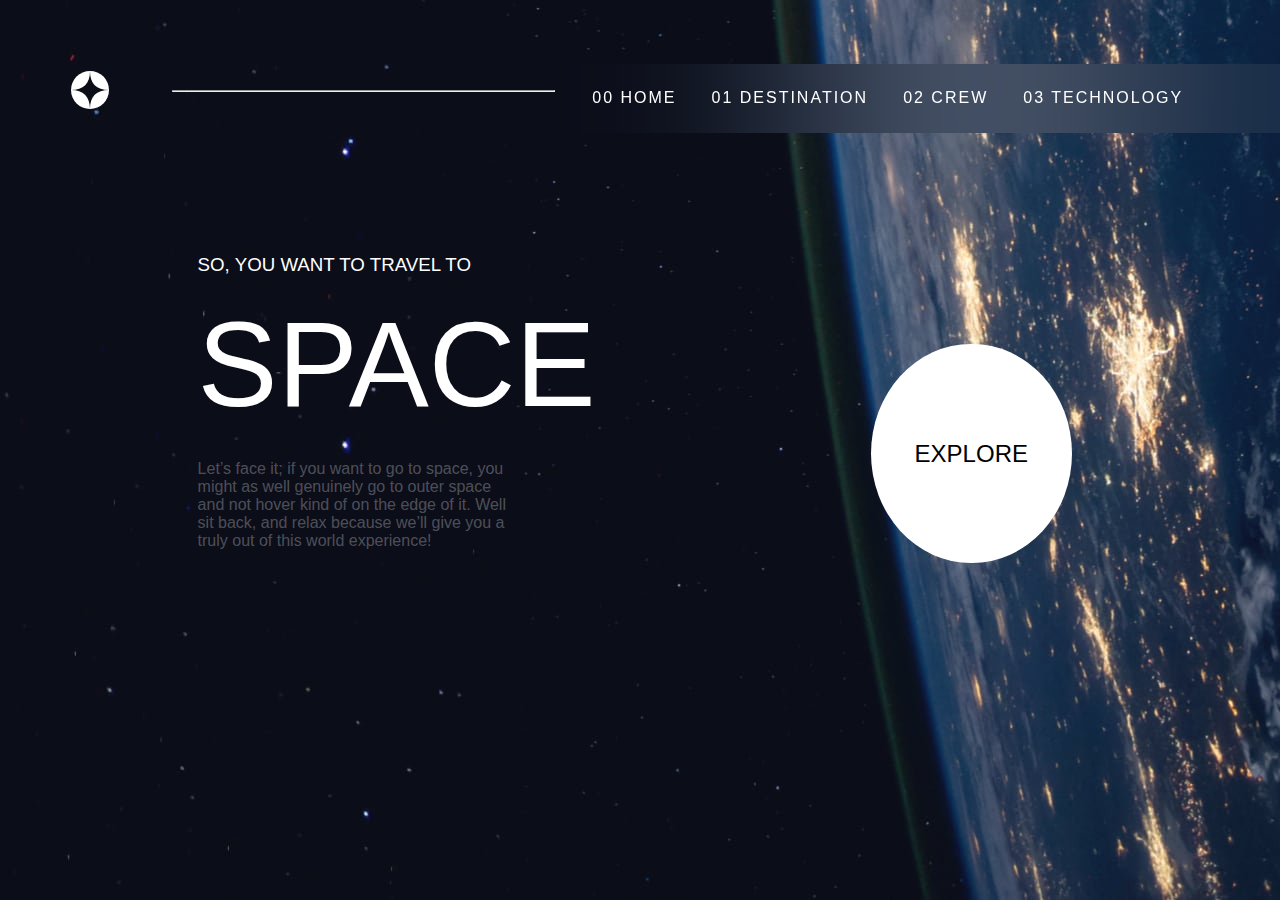
<file: index.html>
<!DOCTYPE html>
<html lang="en">
<head>
  <meta charset="UTF-8">
  <meta name="viewport" content="width=device-width, initial-scale=1.0">

  <link rel="icon" type="image/png" sizes="32x32" href="./assets/favicon-32x32.png">

  <link rel="stylesheet" href="styles/style.css">

  <script src="script/script.js"></script>
  
  <title>Frontend Mentor | Space tourism website</title>
</head>
<body>

  <nav>
    <img src="assets/shared/logo.svg" alt="logo">
    <hr>
    <img src="assets/shared/icon-hamburger.svg" alt="icon-hamburger" id="hamburger">
    <ul>
      <li><a href="./index.html">00 Home</a></li>
      <li><a href="./destination-moon.html">01 Destination</a></li>
      <li><a href="./crew-commander.html">02 Crew</a></li>
      <li><a href="./technology-capsule.html">03 Technology</a></li>
    </ul>

    <img src="assets/shared/icon-close.svg" alt="icon-close" id="close">
  </nav>

  <main>
    <h3>So, you want to travel to</h3>
    <h1>Space</h1>

    <p>Let’s face it; if you want to go to space, you might as well genuinely go to 
      outer space and not hover kind of on the edge of it. Well sit back, and relax 
      because we’ll give you a truly out of this world experience!</p>

      <button>Explore</button>
  </main>

</body>
</html>
</file>
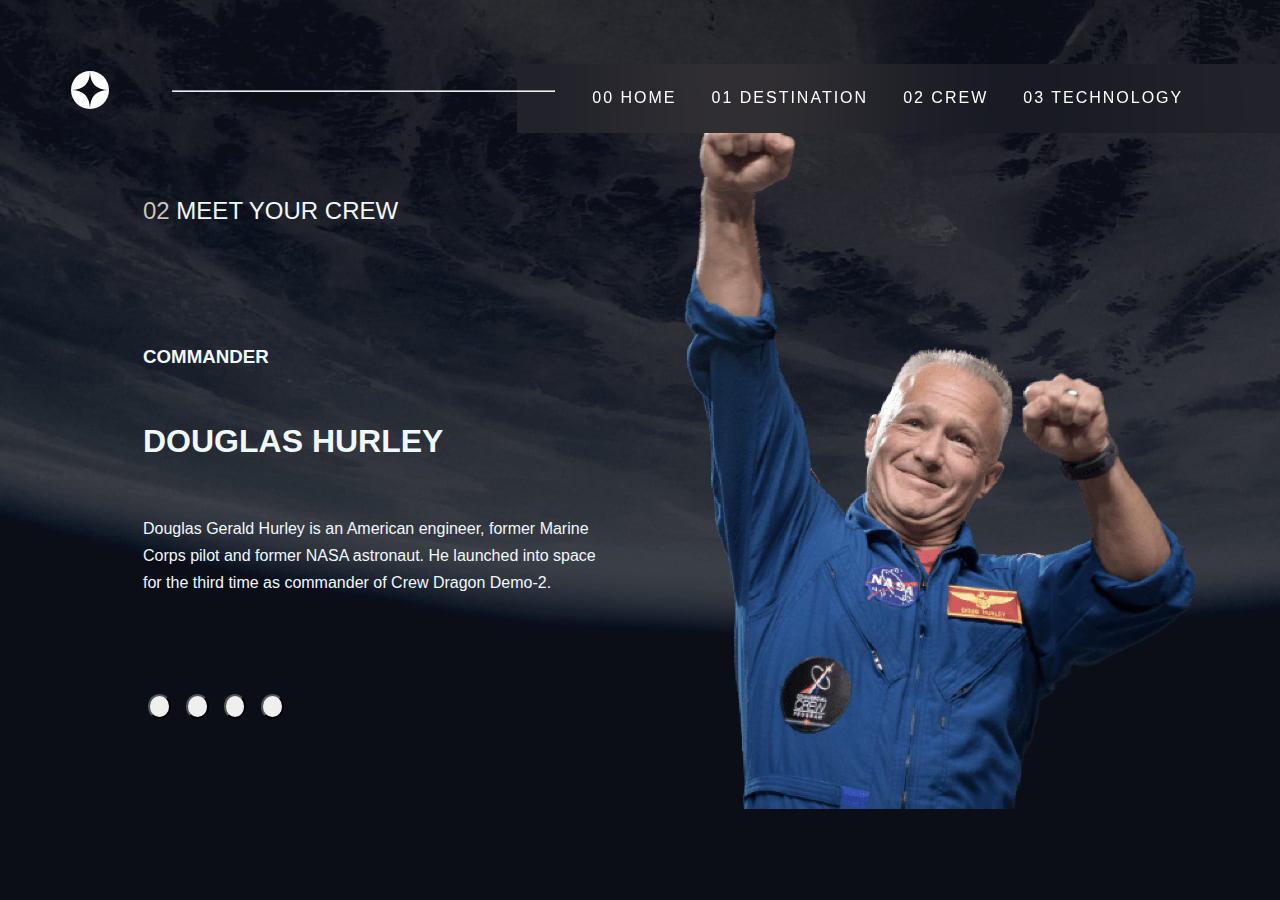
<file: crew-commander.html>
<!DOCTYPE html>
<html lang="en">
<head>
  <meta charset="UTF-8">
  <meta name="viewport" content="width=device-width, initial-scale=1.0">

  <link rel="stylesheet" href="styles/commander.css">

  <script src="script/script.js"></script>

  <link rel="icon" type="image/png" sizes="32x32" href="./assets/favicon-32x32.png">
  
  <title>Frontend Mentor | Space tourism website</title>
</head>
<body>

  <nav>
    <img src="assets/shared/logo.svg" alt="logo">
    <hr>
    <img src="assets/shared/icon-hamburger.svg" alt="icon-hamburger" id="hamburger">
    <ul>
      <li><a href="./index.html">00 Home</a></li>
      <li><a href="./destination-moon.html">01 Destination</a></li>
      <li><a href="./crew-commander.html">02 Crew</a></li>
      <li><a href="./technology-capsule.html">03 Technology</a></li>
    </ul>

    <img src="assets/shared/icon-close.svg" alt="icon-close" id="close">
  </nav>

  <main>
    <img src="assets/crew/image-douglas-hurley.png" alt="image-douglas-hurley">
    <div class="text">
      <h2><b>02</b> Meet your crew</h2>
      <h3>Commander</h3>
      <h1>Douglas Hurley</h1>
  
      
  
      <p>Douglas Gerald Hurley is an American engineer, former Marine Corps pilot 
        and former NASA astronaut. He launched into space for the third time as 
        commander of Crew Dragon Demo-2.</p>
    </div>
   

      <div class="btn">
        <button><a href="./crew-commander.html">a</a></button>
        <button><a href="./crew-engineer.html">b</a></button>
        <button><a href="./crew-pilot.html">c</a></button>
        <button><a href="./crew-specialist.html">d</a></button>
      </div>

      

  </main>

  

  
  


</body>
</html>
</file>
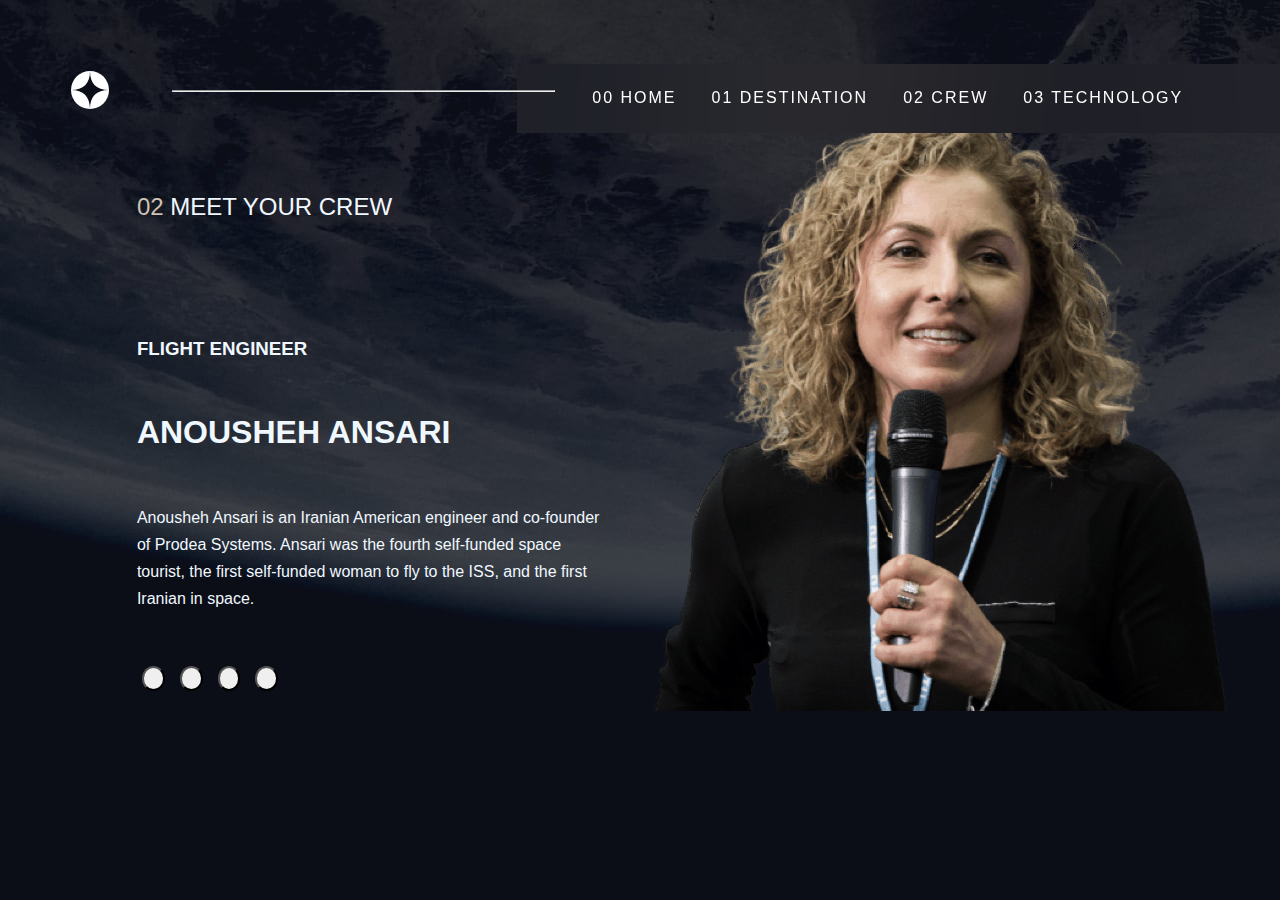
<file: crew-engineer.html>
<!DOCTYPE html>
<html lang="en">
<head>
  <meta charset="UTF-8">
  <meta name="viewport" content="width=device-width, initial-scale=1.0">

  <link rel="icon" type="image/png" sizes="32x32" href="./assets/favicon-32x32.png">

  <script src="script/script.js"></script>

  <link rel="stylesheet" href="styles/engineer.css">
  
  <title>Frontend Mentor | Space tourism website</title>
</head>
<body>

  <nav>
    <img src="assets/shared/logo.svg" alt="logo">
    <hr>
    <img src="assets/shared/icon-hamburger.svg" alt="icon-hamburger" id="hamburger">
    <ul>
      <li><a href="./index.html">00 Home</a></li>
      <li><a href="./destination-moon.html">01 Destination</a></li>
      <li><a href="./crew-commander.html">02 Crew</a></li>
      <li><a href="./technology-capsule.html">03 Technology</a></li>
    </ul>

    <img src="assets/shared/icon-close.svg" alt="icon-close" id="close">
  </nav>

  <main>
    <img src="assets/crew/image-anousheh-ansari.png" alt="image-anousheh-ansari">
    <div class="text">
      <h2><b>02</b> Meet your crew</h2>
      <h3> Flight Engineer</h3>
      <h1>Anousheh Ansari</h1>
  
      
  
      <p> Anousheh Ansari is an Iranian American engineer and co-founder of Prodea Systems. 
        Ansari was the fourth self-funded space tourist, the first self-funded woman to 
        fly to the ISS, and the first Iranian in space. </p>
    </div>
   

      <div class="btn">
        <button><a href="./crew-commander.html">a</a></button>
        <button><a href="./crew-engineer.html">b</a></button>
        <button><a href="./crew-pilot.html">c</a></button>
        <button><a href="./crew-specialist.html">d</a></button>
      </div>

      

  </main>


 
</body>
</html>
</file>
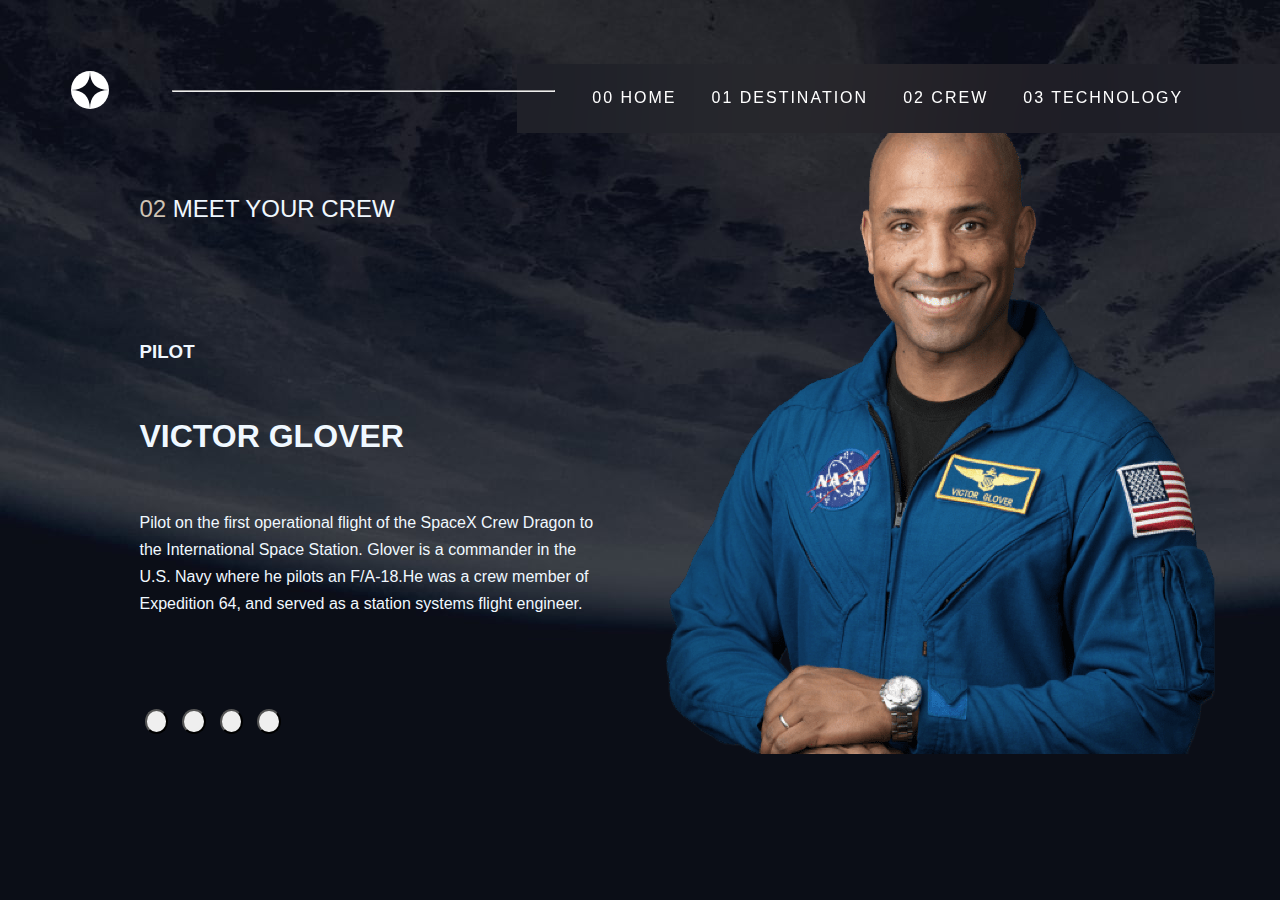
<file: crew-pilot.html>
<!DOCTYPE html>
<html lang="en">
<head>
  <meta charset="UTF-8">
  <meta name="viewport" content="width=device-width, initial-scale=1.0">

  <link rel="icon" type="image/png" sizes="32x32" href="./assets/favicon-32x32.png">

  <script src="script/script.js"></script>

  <link rel="stylesheet" href="styles/pilot.css">
  
  <title>Frontend Mentor | Space tourism website</title>
</head>
<body>
  <nav>
    <img src="assets/shared/logo.svg" alt="logo">
    <hr>
    <img src="assets/shared/icon-hamburger.svg" alt="icon-hamburger" id="hamburger">
    <ul>
      <li><a href="./index.html">00 Home</a></li>
      <li><a href="./destination-moon.html">01 Destination</a></li>
      <li><a href="./crew-commander.html">02 Crew</a></li>
      <li><a href="./technology-capsule.html">03 Technology</a></li>
    </ul>

    <img src="assets/shared/icon-close.svg" alt="icon-close" id="close">
  </nav>

  <main>
    <img src="assets/crew/image-victor-glover.png" alt="image-victor-glover">
    <div class="text">
      <h2><b>02</b> Meet your crew</h2>
      <h3>Pilot</h3>
      <h1>Victor Glover</h1>
  
      
  
      <p>Pilot on the first operational flight of the SpaceX Crew Dragon to the 
        International Space Station. Glover is a commander in the U.S. Navy where 
        he pilots an F/A-18.He was a crew member of Expedition 64, and served as a 
        station systems flight engineer.</p>
    </div>
   

      <div class="btn">
        <button><a href="./crew-commander.html">a</a></button>
        <button><a href="./crew-engineer.html">b</a></button>
        <button><a href="./crew-pilot.html">c</a></button>
        <button><a href="./crew-specialist.html">d</a></button>
      </div>

      

  </main>

</body>
</html>
</file>
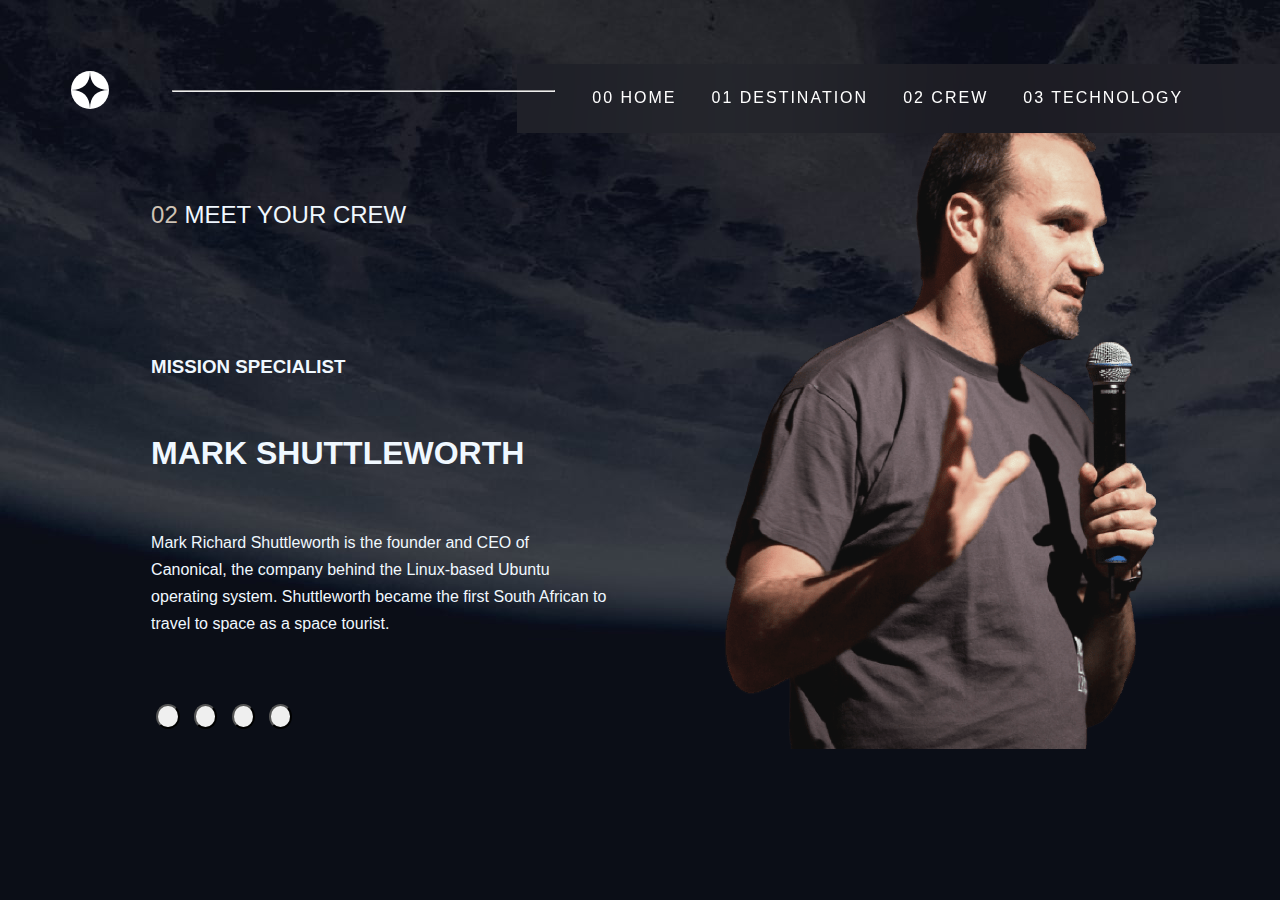
<file: crew-specialist.html>
<!DOCTYPE html>
<html lang="en">
<head>
  <meta charset="UTF-8">
  <meta name="viewport" content="width=device-width, initial-scale=1.0">

  <link rel="icon" type="image/png" sizes="32x32" href="./assets/favicon-32x32.png">

  <script src="script/script.js"></script>

  <link rel="stylesheet" href="styles/specialist.css">
  
  <title>Frontend Mentor | Space tourism website</title>
</head>
<body>
  <nav>
    <img src="assets/shared/logo.svg" alt="logo">
    <hr>
    <img src="assets/shared/icon-hamburger.svg" alt="icon-hamburger" id="hamburger">
    <ul>
      <li><a href="./index.html">00 Home</a></li>
      <li><a href="./destination-moon.html">01 Destination</a></li>
      <li><a href="./crew-commander.html">02 Crew</a></li>
      <li><a href="./technology-capsule.html">03 Technology</a></li>
    </ul>

    <img src="assets/shared/icon-close.svg" alt="icon-close" id="close">
  </nav>

  <main>
    <img src="assets/crew/image-mark-shuttleworth.png" alt="image-mark-shuttleworth">
    <div class="text">
      <h2><b>02</b> Meet your crew</h2>
      <h3>Mission Specialist</h3>
      <h1>Mark Shuttleworth</h1>
  
      
  
      <p>Mark Richard Shuttleworth is the founder and CEO of Canonical, the company behind 
        the Linux-based Ubuntu operating system. Shuttleworth became the first South 
        African to travel to space as a space tourist.</p>
    </div>
   

      <div class="btn">
        <button><a href="./crew-commander.html">a</a></button>
        <button><a href="./crew-engineer.html">b</a></button>
        <button><a href="./crew-pilot.html">c</a></button>
        <button><a href="./crew-specialist.html">d</a></button>
      </div>

      

  </main>

</body>
</html>
</file>
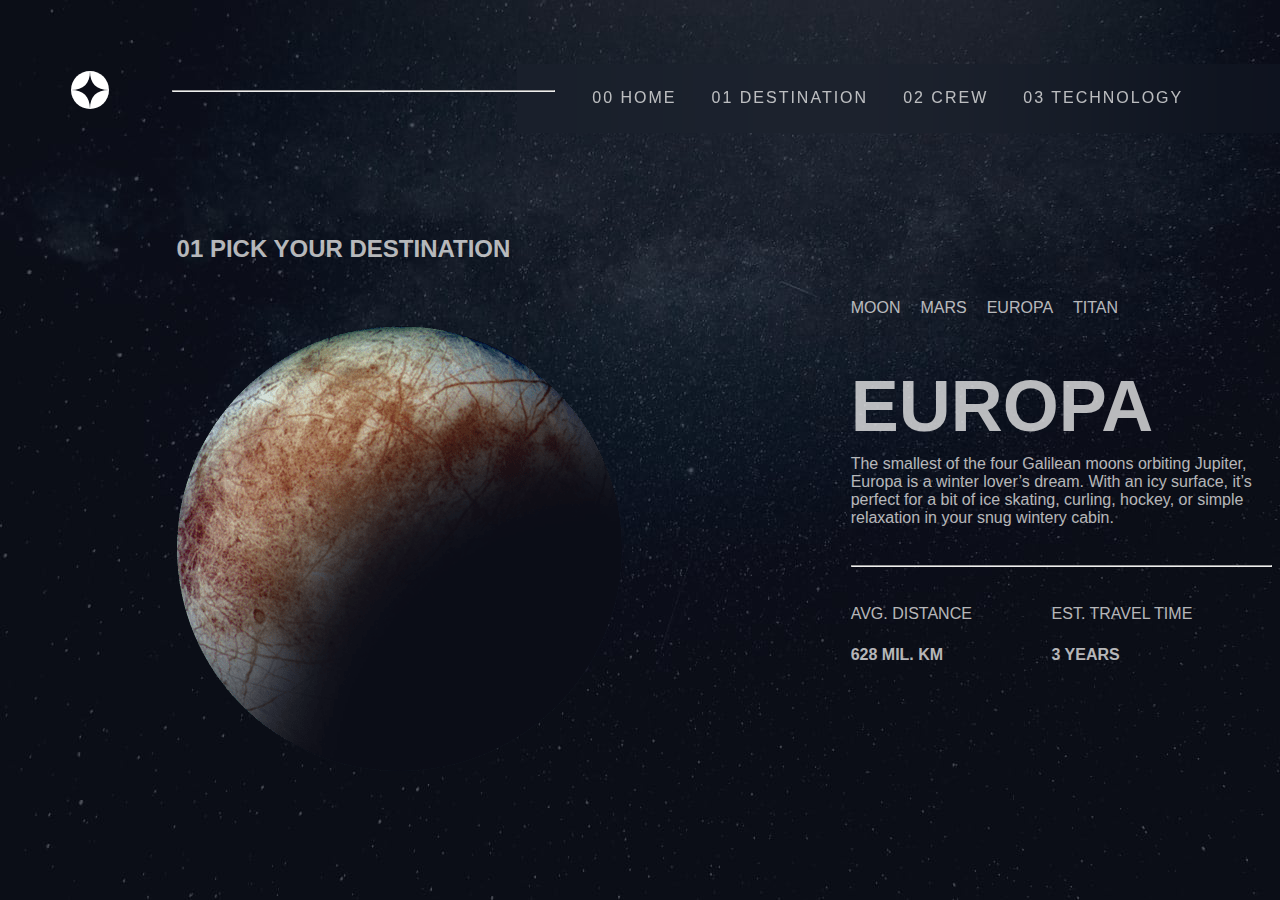
<file: destination-europa.html>
<!DOCTYPE html>
<html lang="en">
<head>
  <meta charset="UTF-8">
  <meta name="viewport" content="width=device-width, initial-scale=1.0">

  <link rel="icon" type="image/png" sizes="32x32" href="./assets/favicon-32x32.png">

  <script src="script/script.js"></script>

  <link rel="stylesheet" href="styles/europa.css">
  
  <title>Frontend Mentor | Space tourism website</title>
</head>
<body>

  <body>

    <nav>
      <img src="assets/shared/logo.svg" alt="logo">
      <hr>
      <img src="assets/shared/icon-hamburger.svg" alt="icon-hamburger" id="hamburger">
      <ul>
        <li><a href="./index.html">00 Home</a></li>
        <li><a href="./destination-moon.html">01 Destination</a></li>
        <li><a href="./crew-commander.html">02 Crew</a></li>
        <li><a href="./technology-capsule.html">03 Technology</a></li>
      </ul>
      <img src="assets/shared/icon-close.svg" alt="icon-close" id="close">
    </nav>
    <main>
      <h2>01 Pick your destination</h2>
      <img src="./assets/destination/image-europa.png" alt="europa">
      <ul>
        <li><a href="./destination-moon.html">Moon</a></li>
        <li><a href="./destination-mars.html">Mars</a></li>
        <li><a href="./destination-europa.html">Europa</a></li>
        <li><a href="./destination-titan.html">Titan</a></li>
      </ul>
      <h1>Europa</h1>
      <p>The smallest of the four Galilean moons orbiting Jupiter, Europa is a 
        winter lover’s dream. With an icy surface, it’s perfect for a bit of 
        ice skating, curling, hockey, or simple relaxation in your snug 
        wintery cabin.</p>
  
        <hr>
        <div class="ultimate">
          <p class="distance">Avg. distance</p> <b>628 mil. km</b>
          <p class="time">Est. travel time</p> <strong>3 years</strong>
        </div>
        
    </main>
    
    
   
  </body>

  
</body>
</html>
</file>
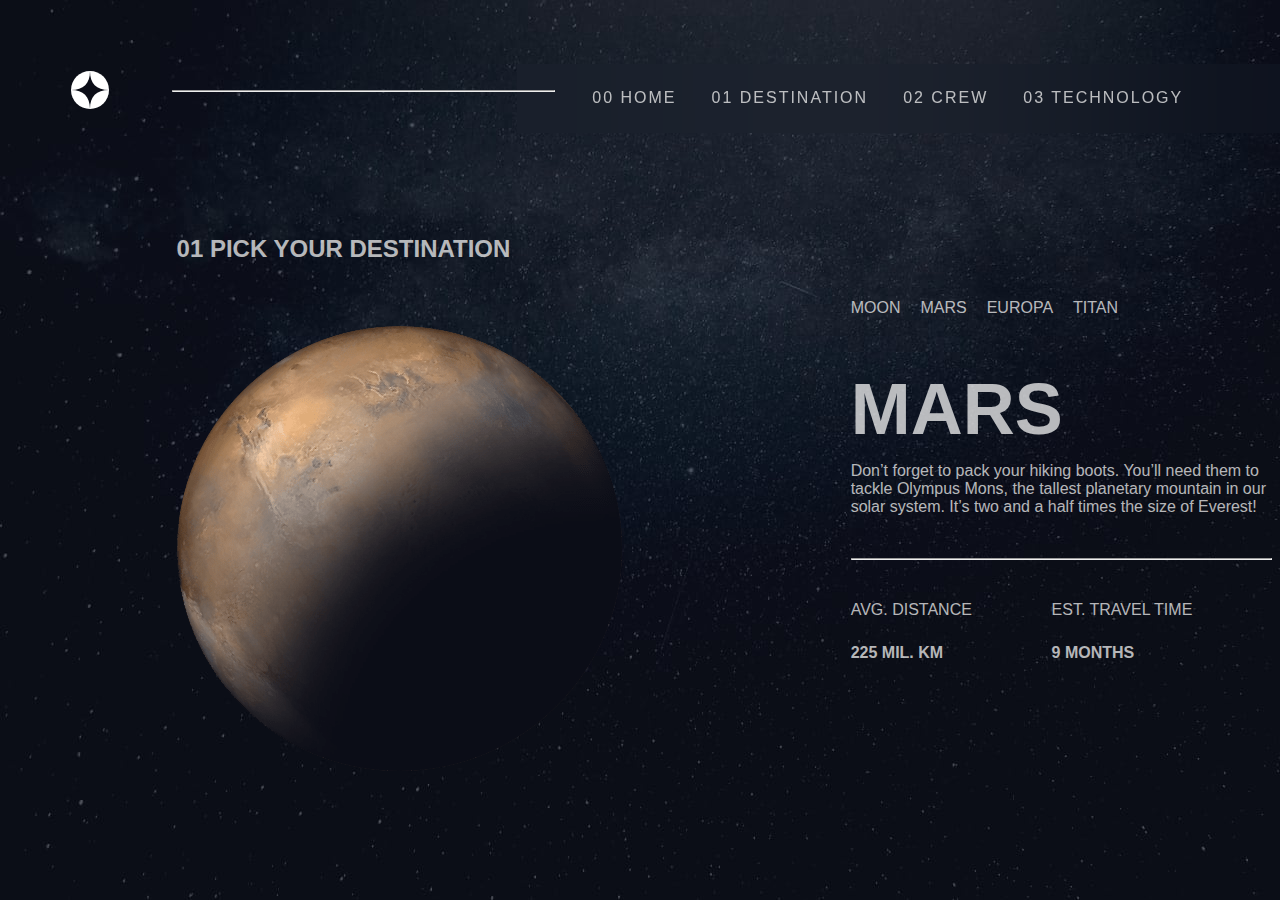
<file: destination-mars.html>
<!DOCTYPE html>
<html lang="en">
<head>
  <meta charset="UTF-8">
  <meta name="viewport" content="width=device-width, initial-scale=1.0">

  <link rel="icon" type="image/png" sizes="32x32" href="./assets/favicon-32x32.png">
  <script src="script/script.js"></script>

  <link rel="stylesheet" href="styles/mars.css">
  
  <title>Frontend Mentor | Space tourism website</title>
</head>
<body>

  <nav>
    <img src="assets/shared/logo.svg" alt="logo">
    <hr>
    <img src="assets/shared/icon-hamburger.svg" alt="icon-hamburger" id="hamburger">
    <ul>
      <li><a href="./index.html">00 Home</a></li>
      <li><a href="./destination-moon.html">01 Destination</a></li>
      <li><a href="./crew-commander.html">02 Crew</a></li>
      <li><a href="./technology-capsule.html">03 Technology</a></li>
    </ul>
    <img src="assets/shared/icon-close.svg" alt="icon-close" id="close">
  </nav>
  <main>
    <h2>01 Pick your destination</h2>
    <img src="./assets/destination/image-mars.png" alt="mars">
    <ul>
      <li><a href="./destination-moon.html">Moon</a></li>
      <li><a href="./destination-mars.html">Mars</a></li>
      <li><a href="./destination-europa.html">Europa</a></li>
      <li><a href="./destination-titan.html">Titan</a></li>
    </ul>
    <h1>Mars</h1>
    <p> Don’t forget to pack your hiking boots. You’ll need them to tackle Olympus Mons, 
      the tallest planetary mountain in our solar system. It’s two and a half times 
      the size of Everest!</p>

      <hr>
      <div class="ultimate">
        <p class="distance">Avg. distance</p> <b>225 mil. km</b>
        <p class="time">Est. travel time</p> <strong>9 months</strong>
      </div>
      
  </main>
  
  
 
</body>


</body>
</html>
</file>
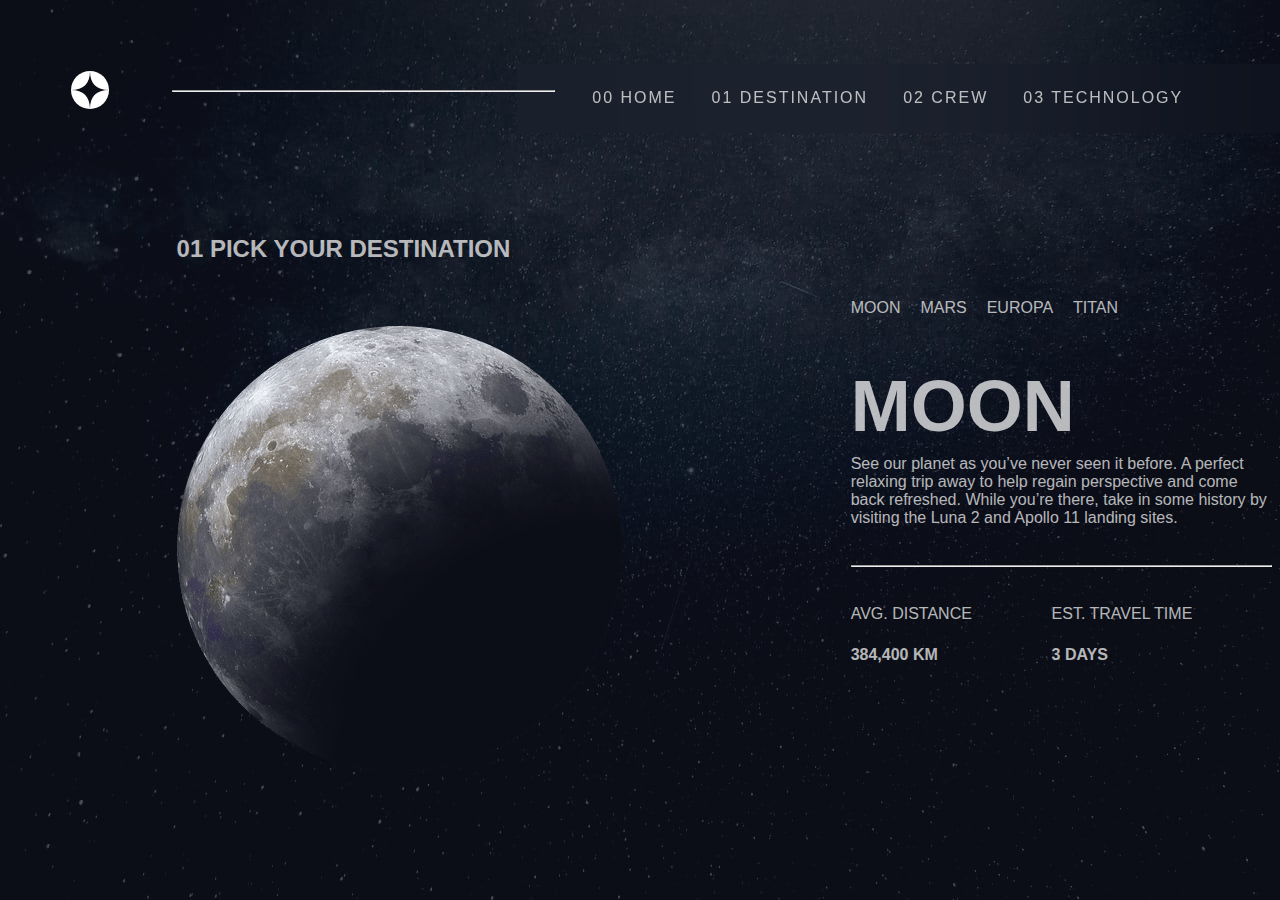
<file: destination-moon.html>
<!DOCTYPE html>
<html lang="en">
<head>
  <meta charset="UTF-8">
  <meta name="viewport" content="width=device-width, initial-scale=1.0">

  <link rel="icon" type="image/png" sizes="32x32" href="./assets/favicon-32x32.png">
  <script src="script/script.js"></script>
  <link rel="stylesheet" href="styles/moon.css">
  
  <title>Frontend Mentor | Space tourism website</title>
</head>
<body>
  <nav>
    <img src="assets/shared/logo.svg" alt="logo">
    <hr>
    <img src="assets/shared/icon-hamburger.svg" alt="icon-hamburger" id="hamburger">
    <ul>
      <li><a href="./index.html">00 Home</a></li>
      <li><a href="./destination-moon.html">01 Destination</a></li>
      <li><a href="./crew-commander.html">02 Crew</a></li>
      <li><a href="./technology-capsule.html">03 Technology</a></li>
    </ul>
    <img src="assets/shared/icon-close.svg" alt="icon-close" id="close">
  </nav>
  <main>
    <h2>01 Pick your destination</h2>
    <img src="./assets/destination/image-moon.png" alt="moon">
    <ul>
      <li><a href="./destination-moon.html">Moon</a></li>
      <li><a href="./destination-mars.html">Mars</a></li>
      <li><a href="./destination-europa.html">Europa</a></li>
      <li><a href="./destination-titan.html">Titan</a></li>
    </ul>
    <h1>Moon</h1>
    <p>See our planet as you’ve never seen it before. A perfect relaxing trip away to help 
      regain perspective and come back refreshed. While you’re there, take in some history 
      by visiting the Luna 2 and Apollo 11 landing sites.</p>

      <hr>
      <div class="ultimate">
        <p class="distance">Avg. distance</p> <b>384,400 km</b>
        <p class="time">Est. travel time</p> <strong>3 days</strong>
      </div>
      
  </main>
  







  
 
</body>
</html>
</file>
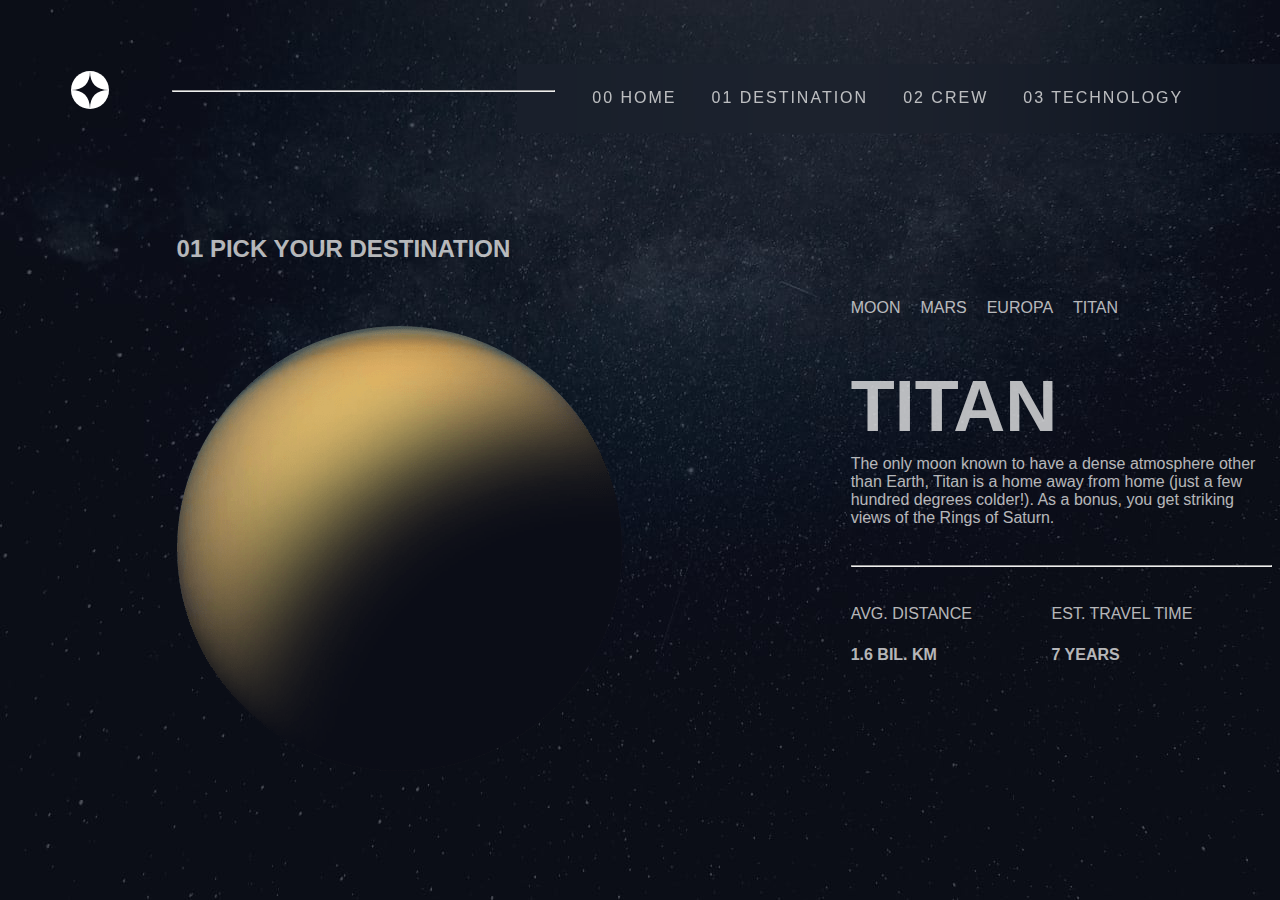
<file: destination-titan.html>
<!DOCTYPE html>
<html lang="en">
<head>
  <meta charset="UTF-8">
  <meta name="viewport" content="width=device-width, initial-scale=1.0">

  <link rel="icon" type="image/png" sizes="32x32" href="./assets/favicon-32x32.png">
  <script src="script/script.js"></script>
  <link rel="stylesheet" href="styles/titan.css">
  
  <title>Frontend Mentor | Space tourism website</title>
</head>
<body>

  <body>

    <nav>
      <img src="assets/shared/logo.svg" alt="logo">
      <hr>
      <img src="assets/shared/icon-hamburger.svg" alt="icon-hamburger" id="hamburger">
      <ul>
        <li><a href="./index.html">00 Home</a></li>
        <li><a href="./destination-moon.html">01 Destination</a></li>
        <li><a href="./crew-engineer.html">02 Crew</a></li>
        <li><a href="./technology-capsule.html">03 Technology</a></li>
      </ul>
      <img src="assets/shared/icon-close.svg" alt="icon-close" id="close">
    </nav>
    <main>
      <h2>01 Pick your destination</h2>
      <img src="./assets/destination/image-titan.png" alt="titan">
      <ul>
        <li><a href="./destination-moon.html">Moon</a></li>
        <li><a href="./destination-mars.html">Mars</a></li>
        <li><a href="./destination-europa.html">Europa</a></li>
        <li><a href="./destination-titan.html">Titan</a></li>
      </ul>
      <h1>Titan</h1>
      <p>The only moon known to have a dense atmosphere other than Earth, Titan 
        is a home away from home (just a few hundred degrees colder!). As a 
        bonus, you get striking views of the Rings of Saturn.</p>
  
        <hr>
        <div class="ultimate">
          <p class="distance">Avg. distance</p> <b> 1.6 bil. km</b>
          <p class="time">Est. travel time</p> <strong>7 years</strong>
        </div>
        
    </main>
    
    
   
  </body>


</body>
</html>
</file>
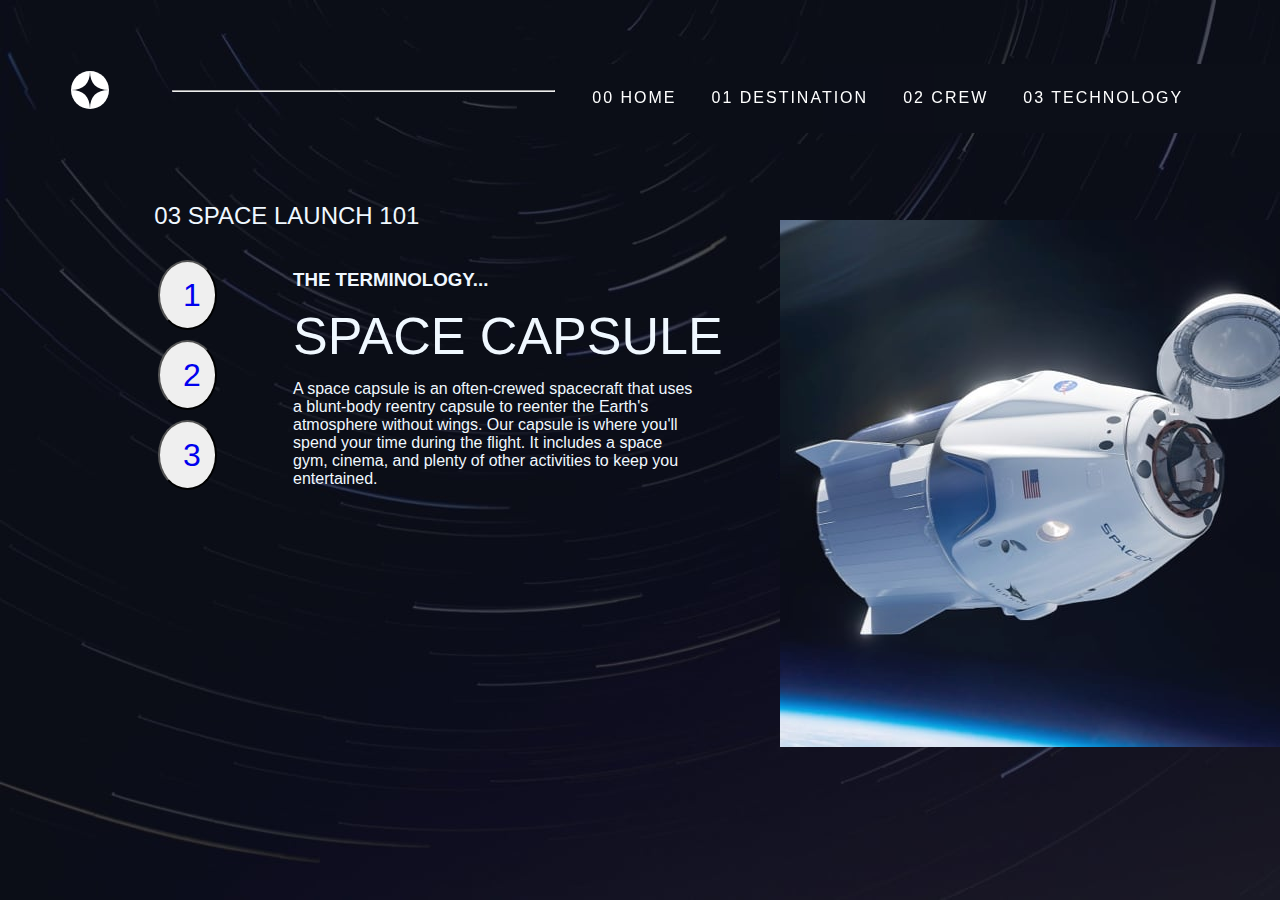
<file: technology-capsule.html>
<!DOCTYPE html>
<html lang="en">
<head>
  <meta charset="UTF-8">
  <meta name="viewport" content="width=device-width, initial-scale=1.0">

  <link rel="icon" type="image/png" sizes="32x32" href="./assets/favicon-32x32.png">

  <script src="script/script.js"></script>

  <link rel="stylesheet" href="styles/capsule.css">
  
  <title>Frontend Mentor | Space tourism website</title>
</head>
<body>

  <nav>
    <img src="assets/shared/logo.svg" alt="logo">
    <hr>
    <img src="assets/shared/icon-hamburger.svg" alt="icon-hamburger" id="hamburger">
    <ul>
      <li><a href="./index.html">00 Home</a></li>
      <li><a href="./destination-moon.html">01 Destination</a></li>
      <li><a href="./crew-commander.html">02 Crew</a></li>
      <li><a href="./technology-capsule.html">03 Technology</a></li>
    </ul>

    <img src="assets/shared/icon-close.svg" alt="icon-close" id="close">
  </nav>

  <main>
    <h2>03 Space launch 101</h2>

    <div class="btn">
      <button><a href="./technology-capsule.html">1</a></button>
      <button><a href="./technology-spaceport.html">2</a></button>
      <button><a href="./technology-vehicle.html">3</a></button>
    </div>

    <div class="text">
      <h3>The terminology...</h3>
      <h1> Space capsule</h1>
      <p> A space capsule is an often-crewed spacecraft that uses a blunt-body reentry 
        capsule to reenter the Earth's atmosphere without wings. Our capsule is where 
        you'll spend your time during the flight. It includes a space gym, cinema, 
        and plenty of other activities to keep you entertained.</p>
    </div>

    <img src="assets/technology/image-space-capsule-portrait.jpg" alt="image-space-capsule-landscape">
  </main>

</body>
</html>
</file>
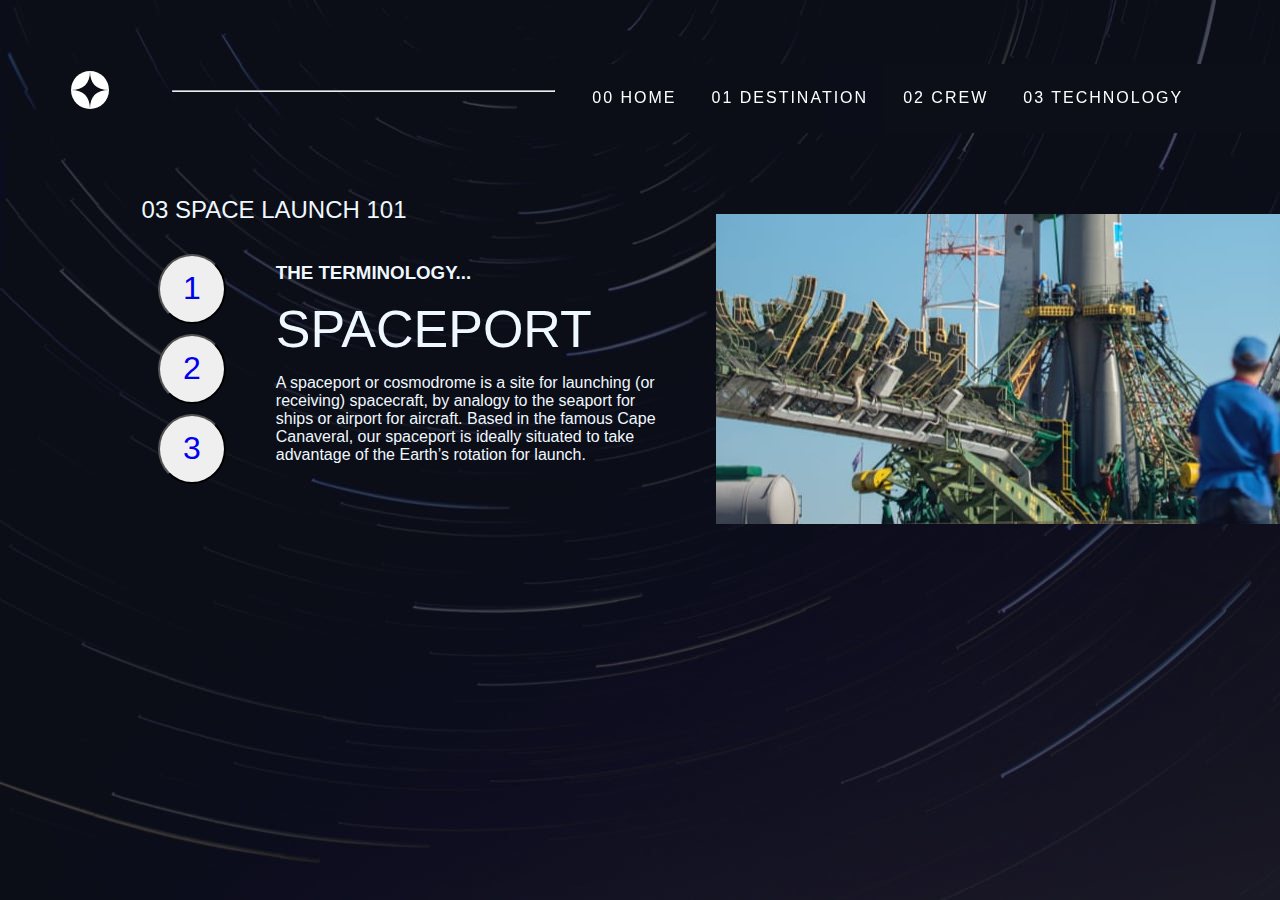
<file: technology-spaceport.html>
<!DOCTYPE html>
<html lang="en">
<head>
  <meta charset="UTF-8">
  <meta name="viewport" content="width=device-width, initial-scale=1.0">
  <link rel="stylesheet" href="styles/spaceport.css">

  <link rel="icon" type="image/png" sizes="32x32" href="./assets/favicon-32x32.png">

  <script src="script/script.js"></script>
  
  <title>Frontend Mentor | Space tourism website</title>
</head>
<body>

  <nav>
    <img src="assets/shared/logo.svg" alt="logo">
    <hr>
    <img src="assets/shared/icon-hamburger.svg" alt="icon-hamburger" id="hamburger">
    <ul>
      <li><a href="./index.html">00 Home</a></li>
      <li><a href="./destination-moon.html">01 Destination</a></li>
      <li><a href="./crew-commander.html">02 Crew</a></li>
      <li><a href="./technology-capsule.html">03 Technology</a></li>
    </ul>

    <img src="assets/shared/icon-close.svg" alt="icon-close" id="close">
  </nav>


  <main>
    <h2>03 Space launch 101</h2>

    <div class="btn">
      <button><a href="./technology-capsule.html">1</a></button>
      <button><a href="./technology-spaceport.html">2</a></button>
      <button><a href="./technology-vehicle.html">3</a></button>
    </div>

    <div class="text">
      <h3>The terminology...</h3>
      <h1> Spaceport</h1>
      <p>A spaceport or cosmodrome is a site for launching (or receiving) spacecraft, 
        by analogy to the seaport for ships or airport for aircraft. Based in the 
        famous Cape Canaveral, our spaceport is ideally situated to take advantage 
        of the Earth’s rotation for launch.</p>
    </div>

    <img src="assets/technology/image-spaceport-landscape.jpg" alt="image-spaceport-landscape">
  </main>



</body>
</html>
</file>
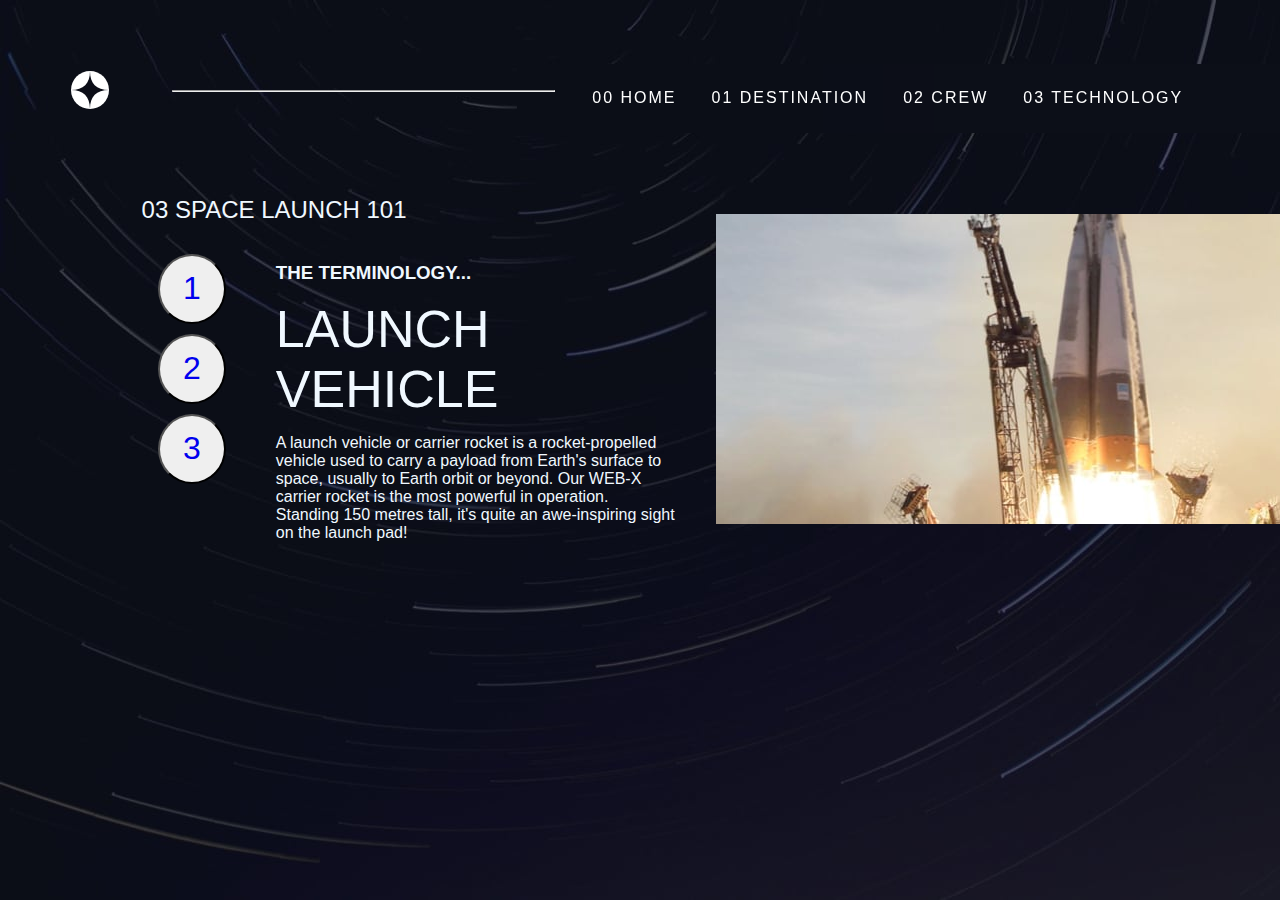
<file: technology-vehicle.html>
<!DOCTYPE html>
<html lang="en">
<head>
  <meta charset="UTF-8">
  <meta name="viewport" content="width=device-width, initial-scale=1.0">

  <link rel="icon" type="image/png" sizes="32x32" href="./assets/favicon-32x32.png">

  <script src="script/script.js"></script>

  <link rel="stylesheet" href="styles/vehicle.css">
  
  <title>Frontend Mentor | Space tourism website</title>
</head>
<body>

  <nav>
    <img src="assets/shared/logo.svg" alt="logo">
    <hr>
    <img src="assets/shared/icon-hamburger.svg" alt="icon-hamburger" id="hamburger">
    <ul>
      <li><a href="./index.html">00 Home</a></li>
      <li><a href="./destination-moon.html">01 Destination</a></li>
      <li><a href="./crew-commander.html">02 Crew</a></li>
      <li><a href="./technology-capsule.html">03 Technology</a></li>
    </ul>

    <img src="assets/shared/icon-close.svg" alt="icon-close" id="close">
  </nav>

  <main>
    <h2>03 Space launch 101</h2>

    <div class="btn">
      <button><a href="./technology-capsule.html">1</a></button>
      <button><a href="./technology-spaceport.html">2</a></button>
      <button><a href="./technology-vehicle.html">3</a></button>
    </div>

    <div class="text">
      <h3>The terminology...</h3>
      <h1>Launch vehicle</h1>
      <p>  A launch vehicle or carrier rocket is a rocket-propelled vehicle used to carry a 
        payload from Earth's surface to space, usually to Earth orbit or beyond. Our 
        WEB-X carrier rocket is the most powerful in operation. Standing 150 metres tall, 
        it's quite an awe-inspiring sight on the launch pad!</p>
    </div>

    <img src="assets/technology/image-launch-vehicle-landscape.jpg" alt="image-launch-vehicle-landscape">
  </main>

 


</body>
</html>
</file>
<file: styles/style.css>
* {
    box-sizing: border-box;
    font-family: Arial, Helvetica, sans-serif;
}

body {
    background-image: url('../assets/home/background-home-desktop.jpg');
}

nav {
    display: flex;
    flex-direction: row;
    justify-content: space-around;
}

nav img {
    width: 3%;
    height: 10%;
    margin-left: 5%;
    margin-top: 5%;   
}

nav hr {
    width: 50%;
    height: 0;
    margin-top: 6.5%;
    z-index: 1;
    position: relative;
    left: 5%;
    
}

nav #hamburger {
    display: none;
}

nav #close {
    display: none;
}

nav ul {
    width: 100%;
    left: 2%;
    display: flex;
    list-style: none;
    flex-direction: row;
    right: 0px;
    position: relative;
    top: 40px;
    text-align: center;
    padding-top: 2%;
    backdrop-filter: blur(110px);
    

}

nav ul li {
    padding-left: 35px;
    padding-left: 15px;
}

nav ul li a {
    text-transform: uppercase;
    color: white;
    letter-spacing: 2px;
    text-decoration: none;
    margin-left: 20px;

}

main {
    color: white;
   display: grid;
   grid-template-areas: 'h3 .'
                        'h1 .'
                        'p button';
                        padding-left: 15%;
                        padding-top: 10%;
}

main h3 {
    grid-area: h3;
    text-transform: uppercase;
    font-weight: 100;
}

main h1 {
    grid-area: h1;
    text-transform: uppercase;
    font-size: 120px;
    font-weight: 100;
    position: relative;
    bottom: 80px;
}
main p {
    grid-area: p;
    width: 310px;
    position: relative;
    bottom: 150px;
    color: rgba(239, 239, 239, 0.3);
}

main button {
   grid-area: button; 
   border-radius: 50%;
   width: 50%;
   height: 180%;
   font-size: 24px;
   text-transform: uppercase;
   position: relative;
   bottom: 250px;
   border: none;
   background-color: white;
}

@media screen and (max-width: 768px) {
    body {
        display: flex;
        flex-direction: column;
        justify-content: center;
        background-image: url('../assets/home/background-home-mobile.jpg');
        background-repeat: no-repeat;
        background-size: cover;
    }

    nav {
        display: flex;
        flex-direction: row;
        justify-content: space-around;
    }
    
    nav img {
        width: 7%;
        height: 10%;
        margin-left: 5%;
        margin-top: 5%;   
    }
    
    nav hr {
      display: none;
        
    }

    nav #hamburger {
        display: flex;
        width: 7%;
        cursor: pointer;
    }

    nav #close {
        display: none;
        width: 3%;
        position: relative;
        right: 150px;
        cursor: pointer;
        
    }
    
    nav ul {
        width: 50%;
        left: 2%;
        display: none;
        list-style: none;
        flex-direction: column;
        position: relative;
        top: 40px;
        text-align: center;
        padding-top: 2%;
        backdrop-filter: blur(110px);
        
        
    
    }
    
    nav ul li {
        padding-top: 15px;
        padding-right: 100px;
        
    }
    
    nav ul li a {
        text-transform: uppercase;
        color: white;
        letter-spacing: 2px;
        text-decoration: none;
        margin-left: 20px;
    
    }

    
    nav ul li a:hover{
        border-bottom: 2px solid white;
    
    }
    
    main {
        color: white;
       display: grid;
       grid-template-areas: 'h3'
                            'h1'
                            'p'
                            'button';
                            padding-left: 25%;
                            padding-top: 10%;
    }
    
    main h3 {
        grid-area: h3;
        padding-left: 50px;
        
    }
    
   
    main p {
        grid-area: p;
        position: relative;
        left: 50px;
       
    }
    
    main button {
       grid-area: button; 
       width: 40%;
       height: 650%;
       position: relative;
       bottom: 110px;
       left: 90px;
      
    }


}
</file>
<file: styles/commander.css>
* {
    box-sizing: border-box;
    font-family: Arial, Helvetica, sans-serif;
}

body {
    background-image: url('../assets/crew/background-crew-desktop.jpg');
}

nav {
    display: flex;
    flex-direction: row;
    justify-content: space-around;
}

nav img {
    width: 3%;
    height: 10%;
    margin-left: 5%;
    margin-top: 5%;   
}

nav hr {
    width: 50%;
    height: 0;
    margin-top: 6.5%;
    z-index: 1;
    position: relative;
    left: 5%;
    
}

nav ul {
    width: 100%;
    left: 2%;
    display: flex;
    list-style: none;
    flex-direction: row;
    right: 0px;
    position: relative;
    top: 40px;
    text-align: center;
    padding-top: 2%;
    backdrop-filter: blur(110px);
    

}

nav ul li {
    padding-left: 35px;
    padding-left: 15px;
}

nav ul li a {
    text-transform: uppercase;
    color: white;
    letter-spacing: 2px;
    text-decoration: none;
    margin-left: 20px;

}

nav #hamburger {
    display: none;
    width: 7%;
}

nav #close {
    display: none;
    width: 3%;
    position: relative;
    right: 150px;
    
}

main {
    display: grid;
    color: aliceblue;
    grid-template-areas: 'text img'
                        'button img';
}

main .text{
    grid-area: text;
}
.text h2 {
    grid-area: h2;
    padding-left: 20%;
    padding-top: 10%;
    text-transform: uppercase;
    font-weight: 100;
}

.text h2 b {
    color: rgba(250, 235, 215, 0.81);
}

.text h3 {
    grid-area: h3;
    text-transform: uppercase;
    padding-left: 20%;
    padding-top: 15%;
    
}

.text h1 {
    grid-area: h1;
    text-transform: uppercase;
    padding-left: 20%;
    padding-top: 5%;
    
}
.text p {
    grid-area: p;
    padding-left: 20%;
    width: 600px;
    padding-top: 5%;
    line-height: 27px;
    
}

main .btn {
    grid-area: button;
    padding-left: 20%;
    position: relative;
    bottom: 120px;
    
    
}

.btn button {
    border-radius: 100%;
    height: 25px;
    margin: 5px;
    cursor: pointer;
    
}

.btn button:hover {
    background-color: aqua;
}

.btn button a {
    color: transparent;
    cursor: pointer;
}


@media screen and (max-width: 768px) {
    body {
        display: flex;
        flex-direction: column;
        justify-content: center;
        background-image: url('../assets/home/background-home-mobile.jpg');
        background-repeat: no-repeat;
        background-size: cover;
    }

    nav {
        display: flex;
        flex-direction: row;
        justify-content: space-around;
    }
    
    nav img {
        width: 7%;
        height: 10%;
        margin-left: 5%;
        margin-top: 5%;   
    }
    
    nav hr {
      display: none;
        
    }

    nav #hamburger {
        display: flex;
        width: 7%;
        cursor: pointer;
    }

    nav #close {
        display: none;
        width: 3%;
        position: relative;
        right: 150px;
        cursor: pointer;
        
    }
    
    nav ul {
        width: 50%;
        left: 2%;
        display: none;
        list-style: none;
        flex-direction: column;
        position: relative;
        top: 40px;
        text-align: center;
        padding-top: 2%;
        backdrop-filter: blur(110px);
        
        
    
    }
    
    nav ul li {
        padding-top: 15px;
        padding-right: 100px;
        
    }
    
    nav ul li a {
        text-transform: uppercase;
        color: white;
        letter-spacing: 2px;
        text-decoration: none;
        margin-left: 20px;
    
    }

    
    nav ul li a:hover{
        border-bottom: 2px solid white;
    
    }

    main {
        display: grid;
        grid-template-areas: 'text' 
                            'button'
                            'img'
                        ;
    }
    
    main .text{
        grid-area: text;
        margin-left: 15%;
    }

    main img {
        width: 30%;
        margin-left: 35%;
    }
    .text h2 {
        grid-area: h2;
        padding-left: 20%;
        padding-top: 10%;
        text-transform: uppercase;
        font-weight: 100;
    }
    
    .text h2 b {
        color: rgba(250, 235, 215, 0.81);
    }
    
    .text h3 {
        grid-area: h3;
        text-transform: uppercase;
        padding-left: 20%;
        padding-top: 15%;
        
    }
    
    .text h1 {
        grid-area: h1;
        text-transform: uppercase;
        padding-left: 20%;
        padding-top: 5%;
        
    }
    .text p {
        grid-area: p;
        padding-left: 20%;
        width: 400px;
        padding-top: 5%;
        line-height: 27px;
        
    }
    
    main .btn {
        grid-area: button;
        padding-left: 40%;
        position: relative;
        bottom: 10px;
        
        
    }
    
    .btn button {
        border-radius: 100%;
        height: 25px;
        margin: 5px;
        cursor: pointer;
        
    }
    
    .btn button:hover {
        background-color: aqua;
    }
    
    .btn button a {
        color: transparent;
        cursor: pointer;
    }
}
</file>
<file: styles/engineer.css>
* {
    box-sizing: border-box;
    font-family: Arial, Helvetica, sans-serif;
}

body {
    background-image: url('../assets/crew/background-crew-desktop.jpg');
}

nav {
    display: flex;
    flex-direction: row;
    justify-content: space-around;
}

nav img {
    width: 3%;
    height: 10%;
    margin-left: 5%;
    margin-top: 5%;   
}

nav hr {
    width: 50%;
    height: 0;
    margin-top: 6.5%;
    z-index: 1;
    position: relative;
    left: 5%;
    
}

nav ul {
    width: 100%;
    left: 2%;
    display: flex;
    list-style: none;
    flex-direction: row;
    right: 0px;
    position: relative;
    top: 40px;
    text-align: center;
    padding-top: 2%;
    backdrop-filter: blur(110px);
    

}

nav ul li {
    padding-left: 35px;
    padding-left: 15px;
}

nav ul li a {
    text-transform: uppercase;
    color: white;
    letter-spacing: 2px;
    text-decoration: none;
    margin-left: 20px;

}


nav #hamburger {
    display: none;
    width: 7%;
}

nav #close {
    display: none;
    width: 3%;
    position: relative;
    right: 150px;
    
}


main {
    display: grid;
    color: aliceblue;
    grid-template-areas: 'text img'
                        'button img';
}

main .text{
    grid-area: text;
}
.text h2 {
    grid-area: h2;
    padding-left: 20%;
    padding-top: 10%;
    text-transform: uppercase;
    font-weight: 100;
}

.text h2 b {
    color: rgba(250, 235, 215, 0.81);
}

.text h3 {
    grid-area: h3;
    text-transform: uppercase;
    padding-left: 20%;
    padding-top: 15%;
    
}

.text h1 {
    grid-area: h1;
    text-transform: uppercase;
    padding-left: 20%;
    padding-top: 5%;
    
}
.text p {
    grid-area: p;
    padding-left: 20%;
    width: 600px;
    padding-top: 5%;
    line-height: 27px;
    
}

main .btn {
    grid-area: button;
    padding-left: 20%;
    position: relative;
    bottom: 50px;
    
    
}

.btn button {
    border-radius: 100%;
    height: 25px;
    margin: 5px;
    cursor: pointer;
    
}

.btn button:hover {
    background-color: aqua;
}

.btn button a {
    color: transparent;
    cursor: pointer;
}


@media screen and (max-width: 768px) {
    body {
        display: flex;
        flex-direction: column;
        justify-content: center;
        background-image: url('../assets/home/background-home-mobile.jpg');
        background-repeat: no-repeat;
        background-size: cover;
    }

    nav {
        display: flex;
        flex-direction: row;
        justify-content: space-around;
    }
    
    nav img {
        width: 7%;
        height: 10%;
        margin-left: 5%;
        margin-top: 5%;   
    }
    
    nav hr {
      display: none;
        
    }

    nav #hamburger {
        display: flex;
        width: 7%;
        cursor: pointer;
    }

    nav #close {
        display: none;
        width: 3%;
        position: relative;
        right: 150px;
        cursor: pointer;
        
    }
    
    nav ul {
        width: 50%;
        left: 2%;
        display: none;
        list-style: none;
        flex-direction: column;
        position: relative;
        top: 40px;
        text-align: center;
        padding-top: 2%;
        backdrop-filter: blur(110px);
        
        
    
    }
    
    nav ul li {
        padding-top: 15px;
        padding-right: 100px;
        
    }
    
    nav ul li a {
        text-transform: uppercase;
        color: white;
        letter-spacing: 2px;
        text-decoration: none;
        margin-left: 20px;
    
    }

    
    nav ul li a:hover{
        border-bottom: 2px solid white;
    
    }

    main {
        display: grid;
        grid-template-areas: 'text' 
                            'button'
                            'img'
                        ;
    }
    
    main .text{
        grid-area: text;
        margin-left: 15%;
    }

    main img {
        width: 30%;
        margin-left: 35%;
    }
    .text h2 {
        grid-area: h2;
        padding-left: 20%;
        padding-top: 10%;
        text-transform: uppercase;
        font-weight: 100;
    }
    
    .text h2 b {
        color: rgba(250, 235, 215, 0.81);
    }
    
    .text h3 {
        grid-area: h3;
        text-transform: uppercase;
        padding-left: 20%;
        padding-top: 15%;
        
    }
    
    .text h1 {
        grid-area: h1;
        text-transform: uppercase;
        padding-left: 20%;
        padding-top: 5%;
        
    }
    .text p {
        grid-area: p;
        padding-left: 20%;
        width: 400px;
        padding-top: 5%;
        line-height: 27px;
        
    }
    
    main .btn {
        grid-area: button;
        padding-left: 40%;
        position: relative;
        bottom: 10px;
        
        
    }
    
    .btn button {
        border-radius: 100%;
        height: 25px;
        margin: 5px;
        cursor: pointer;
        
    }
    
    .btn button:hover {
        background-color: aqua;
    }
    
    .btn button a {
        color: transparent;
        cursor: pointer;
    }
}
</file>
<file: styles/pilot.css>
* {
    box-sizing: border-box;
    font-family: Arial, Helvetica, sans-serif;
}

body {
    background-image: url('../assets/crew/background-crew-desktop.jpg');
}

nav {
    display: flex;
    flex-direction: row;
    justify-content: space-around;
}

nav img {
    width: 3%;
    height: 10%;
    margin-left: 5%;
    margin-top: 5%;   
}

nav hr {
    width: 50%;
    height: 0;
    margin-top: 6.5%;
    z-index: 1;
    position: relative;
    left: 5%;
    
}

nav ul {
    width: 100%;
    left: 2%;
    display: flex;
    list-style: none;
    flex-direction: row;
    right: 0px;
    position: relative;
    top: 40px;
    text-align: center;
    padding-top: 2%;
    backdrop-filter: blur(110px);
    

}

nav ul li {
    padding-left: 35px;
    padding-left: 15px;
}

nav ul li a {
    text-transform: uppercase;
    color: white;
    letter-spacing: 2px;
    text-decoration: none;
    margin-left: 20px;

}

nav #hamburger {
    display: none;
    width: 7%;
}

nav #close {
    display: none;
    width: 3%;
    position: relative;
    right: 150px;
    
}


main {
    display: grid;
    color: aliceblue;
    grid-template-areas: 'text img'
                        'button img';
}

main .text{
    grid-area: text;
}
.text h2 {
    grid-area: h2;
    padding-left: 20%;
    padding-top: 10%;
    text-transform: uppercase;
    font-weight: 100;
}

.text h2 b {
    color: rgba(250, 235, 215, 0.81);
}

.text h3 {
    grid-area: h3;
    text-transform: uppercase;
    padding-left: 20%;
    padding-top: 15%;
    
}

.text h1 {
    grid-area: h1;
    text-transform: uppercase;
    padding-left: 20%;
    padding-top: 5%;
    
}
.text p {
    grid-area: p;
    padding-left: 20%;
    width: 600px;
    padding-top: 5%;
    line-height: 27px;
    
}

main .btn {
    grid-area: button;
    padding-left: 20%;
    position: relative;
    bottom: 50px;
    
    
}

.btn button {
    border-radius: 100%;
    height: 25px;
    margin: 5px;
    cursor: pointer;
    
}

.btn button:hover {
    background-color: aqua;
}

.btn button a {
    color: transparent;
    cursor: pointer;
}


@media screen and (max-width: 768px) {
    body {
        display: flex;
        flex-direction: column;
        justify-content: center;
        background-image: url('../assets/home/background-home-mobile.jpg');
        background-repeat: no-repeat;
        background-size: cover;
    }

    nav {
        display: flex;
        flex-direction: row;
        justify-content: space-around;
    }
    
    nav img {
        width: 7%;
        height: 10%;
        margin-left: 5%;
        margin-top: 5%;   
    }
    
    nav hr {
      display: none;
        
    }

    nav #hamburger {
        display: flex;
        width: 7%;
        cursor: pointer;
    }

    nav #close {
        display: none;
        width: 3%;
        position: relative;
        right: 150px;
        cursor: pointer;
        
    }
    
    nav ul {
        width: 50%;
        left: 2%;
        display: none;
        list-style: none;
        flex-direction: column;
        position: relative;
        top: 40px;
        text-align: center;
        padding-top: 2%;
        backdrop-filter: blur(110px);
        
        
    
    }
    
    nav ul li {
        padding-top: 15px;
        padding-right: 100px;
        
    }
    
    nav ul li a {
        text-transform: uppercase;
        color: white;
        letter-spacing: 2px;
        text-decoration: none;
        margin-left: 20px;
    
    }

    
    nav ul li a:hover{
        border-bottom: 2px solid white;
    
    }

    main {
        display: grid;
        grid-template-areas: 'text' 
                            'button'
                            'img'
                        ;
    }
    
    main .text{
        grid-area: text;
        margin-left: 15%;
    }

    main img {
        width: 30%;
        margin-left: 35%;
    }
    .text h2 {
        grid-area: h2;
        padding-left: 20%;
        padding-top: 10%;
        text-transform: uppercase;
        font-weight: 100;
    }
    
    .text h2 b {
        color: rgba(250, 235, 215, 0.81);
    }
    
    .text h3 {
        grid-area: h3;
        text-transform: uppercase;
        padding-left: 20%;
        padding-top: 15%;
        
    }
    
    .text h1 {
        grid-area: h1;
        text-transform: uppercase;
        padding-left: 20%;
        padding-top: 5%;
        
    }
    .text p {
        grid-area: p;
        padding-left: 20%;
        width: 400px;
        padding-top: 5%;
        line-height: 27px;
        
    }
    
    main .btn {
        grid-area: button;
        padding-left: 40%;
        position: relative;
        bottom: 10px;
        
        
    }
    
    .btn button {
        border-radius: 100%;
        height: 25px;
        margin: 5px;
        cursor: pointer;
        
    }
    
    .btn button:hover {
        background-color: aqua;
    }
    
    .btn button a {
        color: transparent;
        cursor: pointer;
    }
}
</file>
<file: styles/specialist.css>
* {
    box-sizing: border-box;
    font-family: Arial, Helvetica, sans-serif;
}

body {
    background-image: url('../assets/crew/background-crew-desktop.jpg');
}

nav {
    display: flex;
    flex-direction: row;
    justify-content: space-around;
}

nav img {
    width: 3%;
    height: 10%;
    margin-left: 5%;
    margin-top: 5%;   
}

nav hr {
    width: 50%;
    height: 0;
    margin-top: 6.5%;
    z-index: 1;
    position: relative;
    left: 5%;
    
}

nav ul {
    width: 100%;
    left: 2%;
    display: flex;
    list-style: none;
    flex-direction: row;
    right: 0px;
    position: relative;
    top: 40px;
    text-align: center;
    padding-top: 2%;
    backdrop-filter: blur(110px);
    

}

nav ul li {
    padding-left: 35px;
    padding-left: 15px;
}

nav ul li a {
    text-transform: uppercase;
    color: white;
    letter-spacing: 2px;
    text-decoration: none;
    margin-left: 20px;

}

nav #hamburger {
    display: none;
    width: 7%;
}

nav #close {
    display: none;
    width: 3%;
    position: relative;
    right: 150px;
    
}


main {
    display: grid;
    color: aliceblue;
    grid-template-areas: 'text img'
                        'button img';
}

main .text{
    grid-area: text;
}
.text h2 {
    grid-area: h2;
    padding-left: 20%;
    padding-top: 10%;
    text-transform: uppercase;
    font-weight: 100;
}

.text h2 b {
    color: rgba(250, 235, 215, 0.81);
}

.text h3 {
    grid-area: h3;
    text-transform: uppercase;
    padding-left: 20%;
    padding-top: 15%;
    
}

.text h1 {
    grid-area: h1;
    text-transform: uppercase;
    padding-left: 20%;
    padding-top: 5%;
    
}
.text p {
    grid-area: p;
    padding-left: 20%;
    width: 600px;
    padding-top: 5%;
    line-height: 27px;
    
}

main .btn {
    grid-area: button;
    padding-left: 20%;
    position: relative;
    bottom: 50px;
    
    
}

.btn button {
    border-radius: 100%;
    height: 25px;
    margin: 5px;
    cursor: pointer;
    
}

.btn button:hover {
    background-color: aqua;
}

.btn button a {
    color: transparent;
    cursor: pointer;
}


@media screen and (max-width: 768px) {
    body {
        display: flex;
        flex-direction: column;
        justify-content: center;
        background-image: url('../assets/home/background-home-mobile.jpg');
        background-repeat: no-repeat;
        background-size: cover;
    }

    nav {
        display: flex;
        flex-direction: row;
        justify-content: space-around;
    }
    
    nav img {
        width: 7%;
        height: 10%;
        margin-left: 5%;
        margin-top: 5%;   
    }
    
    nav hr {
      display: none;
        
    }

    nav #hamburger {
        display: flex;
        width: 7%;
        cursor: pointer;
    }

    nav #close {
        display: none;
        width: 3%;
        position: relative;
        right: 150px;
        cursor: pointer;
        
    }
    
    nav ul {
        width: 50%;
        left: 2%;
        display: none;
        list-style: none;
        flex-direction: column;
        position: relative;
        top: 40px;
        text-align: center;
        padding-top: 2%;
        backdrop-filter: blur(110px);
        
        
    
    }
    
    nav ul li {
        padding-top: 15px;
        padding-right: 100px;
        
    }
    
    nav ul li a {
        text-transform: uppercase;
        color: white;
        letter-spacing: 2px;
        text-decoration: none;
        margin-left: 20px;
    
    }

    
    nav ul li a:hover{
        border-bottom: 2px solid white;
    
    }

    main {
        display: grid;
        grid-template-areas: 'text' 
                            'button'
                            'img'
                        ;
    }
    
    main .text{
        grid-area: text;
        margin-left: 15%;
    }

    main img {
        width: 30%;
        margin-left: 35%;
    }
    .text h2 {
        grid-area: h2;
        padding-left: 20%;
        padding-top: 10%;
        text-transform: uppercase;
        font-weight: 100;
    }
    
    .text h2 b {
        color: rgba(250, 235, 215, 0.81);
    }
    
    .text h3 {
        grid-area: h3;
        text-transform: uppercase;
        padding-left: 20%;
        padding-top: 15%;
        
    }
    
    .text h1 {
        grid-area: h1;
        text-transform: uppercase;
        padding-left: 20%;
        padding-top: 5%;
        
    }
    .text p {
        grid-area: p;
        padding-left: 20%;
        width: 400px;
        padding-top: 5%;
        line-height: 27px;
        
    }
    
    main .btn {
        grid-area: button;
        padding-left: 40%;
        position: relative;
        bottom: 10px;
        
        
    }
    
    .btn button {
        border-radius: 100%;
        height: 25px;
        margin: 5px;
        cursor: pointer;
        
    }
    
    .btn button:hover {
        background-color: aqua;
    }
    
    .btn button a {
        color: transparent;
        cursor: pointer;
    }
}
</file>
<file: styles/europa.css>
* {
    box-sizing: border-box;
    font-family: Arial, Helvetica, sans-serif;
}

body {
    
    background-image: url("../assets/destination/background-destination-desktop.jpg");
    color: rgba(239, 239, 239, 0.766);
    
}

nav {
    display: flex;
    flex-direction: row;
    justify-content: space-around;
}

nav img {
    width: 3%;
    height: 10%;
    margin-left: 5%;
    margin-top: 5%;   
}

nav hr {
    width: 50%;
    height: 0;
    margin-top: 6.5%;
    z-index: 1;
    position: relative;
    left: 5%;
    
}

nav ul {
    width: 100%;
    left: 2%;
    display: flex;
    list-style: none;
    flex-direction: row;
    right: 0px;
    position: relative;
    top: 40px;
    text-align: center;
    padding-top: 2%;
    backdrop-filter: blur(110px);
    

}

nav ul li {
    padding-left: 35px;
    padding-left: 15px;
}

nav ul li a {
    text-transform: uppercase;
    letter-spacing: 2px;
    text-decoration: none;
    margin-left: 20px;
    color: rgba(239, 239, 239, 0.766);

}

nav #hamburger {
    display: none;
    width: 7%;
}

nav #close {
    display: none;
    width: 3%;
    position: relative;
    right: 150px;
    
}

main {
    display: grid;
    grid-template-areas: 'h2 ul'
    'img ul'
    'img h1'
    'img p'
    'img hr'
    'img ultimate';
    grid-template-columns: 2fr 1fr;
    
}

main h2 {
    grid-area: h2;
    text-transform: uppercase;
    margin-left: 20%;
    margin-top: 15%;
    
}
main img {
    grid-area: img;
    margin-left: 20%;
    margin-top: 5%;
}
main ul {
    grid-area: ul;
    display: flex;
    margin-top: 45%;
    list-style: none;
    padding-left: 0;
    text-transform: uppercase;
    

}
main ul li {
    padding-right: 20px;
}
main ul li a {
    text-decoration: none;
    color: rgba(239, 239, 239, 0.766);
    
}

main ul li a:hover {
    border-bottom: 5px solid rgba(239, 239, 239, 0.766);
    padding: 5px;
}
main h1 {
    grid-area: h1;
    font-size: 72px;
    text-transform: uppercase;
    position: relative;
    bottom: 30px;
}

main p {
    grid-area: p;
    position: relative;
    bottom: 100px;

}
main hr {
    grid-area: hr;
    width: 100%;
    height: 0;
    position: relative;
    bottom: 100px;
}

main .ultimate {
    grid-area: ultimate;
    text-transform: uppercase;
    display: grid;
    grid-template-areas: 'distance time';
}

main .distance {
    grid-area: distance;
}

main b {
    position: relative;
    bottom: 100px;
}
main .time {
   grid-area: time;
}

main strong {
    position: relative;
    bottom: 100px;
}

@media screen and (max-width: 768px) {
    body {
        display: flex;
        flex-direction: column;
        justify-content: center;
        background-image: url('../assets/home/background-home-mobile.jpg');
        background-repeat: no-repeat;
        background-size: cover;
    }

    nav {
        display: flex;
        flex-direction: row;
        justify-content: space-around;
    }
    
    nav img {
        width: 7%;
        height: 10%;
        margin-left: 5%;
        margin-top: 5%;   
    }
    
    nav hr {
      display: none;
        
    }

    nav #hamburger {
        display: flex;
        width: 7%;
        cursor: pointer;
    }

    nav #close {
        display: none;
        width: 3%;
        position: relative;
        right: 150px;
        cursor: pointer;
        
    }
    
    nav ul {
        width: 50%;
        left: 2%;
        display: none;
        list-style: none;
        flex-direction: column;
        position: relative;
        top: 40px;
        text-align: center;
        padding-top: 2%;
        backdrop-filter: blur(110px);
        
        
    
    }
    
    nav ul li {
        padding-top: 15px;
        padding-right: 100px;
        
    }
    
    nav ul li a {
        text-transform: uppercase;
        color: white;
        letter-spacing: 2px;
        text-decoration: none;
        margin-left: 20px;
    
    }

    
    nav ul li a:hover{
        border-bottom: 2px solid white;
    
    }

    main {
        display: grid;
        grid-template-areas: 'h2'
        'img'
        'ul'
        'h1'
        'p'
        'ultimate';
        grid-template-columns: 1fr;
        
    }
    
    main h2 {
        grid-area: h2;
        margin-left: 20%;
        
        
    }
    main img {
        grid-area: img;
        margin-left: 15%;
        
    }
    main ul {
        grid-area: ul;
        display: flex;
        margin-top: 15%;
        margin-left: 23%;
        
        
    
    }
  

    main h1 {
        grid-area: h1;
        margin-left: 25%;
       
    }
    
    main p {
        grid-area: p;
        position: relative;
        bottom: 60px;
        text-align: center;
        width: 400px;
        left: 13%;
    
    }
    main hr {
        display: none;
    }
    
    main .ultimate {
        grid-area: ultimate;
        display: grid;
        grid-template-areas: 'distance' 
                               'time';
    }
    
    main .distance {
        grid-area: distance;
    }
    
    main b {
        position: relative;
        bottom: 120px;
        left: 36%;
    }
    main .time {
       grid-area: time;
    }
    
    main strong {
        position: relative;
        bottom: 90px;
        left: 36%;

    }
}
</file>
<file: styles/mars.css>
* {
    box-sizing: border-box;
    font-family: Arial, Helvetica, sans-serif;
}

body {
    
    background-image: url("../assets/destination/background-destination-desktop.jpg");
    color: rgba(239, 239, 239, 0.766);
    
}

nav {
    display: flex;
    flex-direction: row;
    justify-content: space-around;
}

nav img {
    width: 3%;
    height: 10%;
    margin-left: 5%;
    margin-top: 5%;   
}

nav hr {
    width: 50%;
    height: 0;
    margin-top: 6.5%;
    z-index: 1;
    position: relative;
    left: 5%;
    
}

nav ul {
    width: 100%;
    left: 2%;
    display: flex;
    list-style: none;
    flex-direction: row;
    right: 0px;
    position: relative;
    top: 40px;
    text-align: center;
    padding-top: 2%;
    backdrop-filter: blur(110px);
    

}

nav ul li {
    padding-left: 35px;
    padding-left: 15px;
}

nav ul li a {
    text-transform: uppercase;
    letter-spacing: 2px;
    text-decoration: none;
    margin-left: 20px;
    color: rgba(239, 239, 239, 0.766);

}


nav #hamburger {
    display: none;
    width: 7%;
}

nav #close {
    display: none;
    width: 3%;
    position: relative;
    right: 150px;
    
}

main {
    display: grid;
    grid-template-areas: 'h2 ul'
    'img ul'
    'img h1'
    'img p'
    'img hr'
    'img ultimate';
    grid-template-columns: 2fr 1fr;
    
}

main h2 {
    grid-area: h2;
    text-transform: uppercase;
    margin-left: 20%;
    margin-top: 15%;
    
}
main img {
    grid-area: img;
    margin-left: 20%;
    margin-top: 5%;
}
main ul {
    grid-area: ul;
    display: flex;
    margin-top: 45%;
    list-style: none;
    padding-left: 0;
    text-transform: uppercase;
    

}
main ul li {
    padding-right: 20px;
}
main ul li a {
    text-decoration: none;
    color: rgba(239, 239, 239, 0.766);
    
}

main ul li a:hover {
    border-bottom: 5px solid rgba(239, 239, 239, 0.766);
    padding: 5px;
}
main h1 {
    grid-area: h1;
    font-size: 72px;
    text-transform: uppercase;
    position: relative;
    bottom: 30px;
}

main p {
    grid-area: p;
    position: relative;
    bottom: 100px;

}
main hr {
    grid-area: hr;
    width: 100%;
    height: 0;
    position: relative;
    bottom: 100px;
}

main .ultimate {
    grid-area: ultimate;
    text-transform: uppercase;
    display: grid;
    grid-template-areas: 'distance time';
}

main .distance {
    grid-area: distance;
}

main b {
    position: relative;
    bottom: 100px;
}
main .time {
   grid-area: time;
}

main strong {
    position: relative;
    bottom: 100px;
}

@media screen and (max-width: 768px) {
    body {
        display: flex;
        flex-direction: column;
        justify-content: center;
        background-image: url('../assets/home/background-home-mobile.jpg');
        background-repeat: no-repeat;
        background-size: cover;
    }

    nav {
        display: flex;
        flex-direction: row;
        justify-content: space-around;
    }
    
    nav img {
        width: 7%;
        height: 10%;
        margin-left: 5%;
        margin-top: 5%;   
    }
    
    nav hr {
      display: none;
        
    }

    nav #hamburger {
        display: flex;
        width: 7%;
        cursor: pointer;
    }

    nav #close {
        display: none;
        width: 3%;
        position: relative;
        right: 150px;
        cursor: pointer;
        
    }
    
    nav ul {
        width: 50%;
        left: 2%;
        display: none;
        list-style: none;
        flex-direction: column;
        position: relative;
        top: 40px;
        text-align: center;
        padding-top: 2%;
        backdrop-filter: blur(110px);
        
        
    
    }
    
    nav ul li {
        padding-top: 15px;
        padding-right: 100px;
        
    }
    
    nav ul li a {
        text-transform: uppercase;
        color: white;
        letter-spacing: 2px;
        text-decoration: none;
        margin-left: 20px;
    
    }

    
    nav ul li a:hover{
        border-bottom: 2px solid white;
    
    }

    main {
        display: grid;
        grid-template-areas: 'h2'
        'img'
        'ul'
        'h1'
        'p'
        'ultimate';
        grid-template-columns: 1fr;
        
    }
    
    main h2 {
        grid-area: h2;
        margin-left: 20%;
        
        
    }
    main img {
        grid-area: img;
        margin-left: 15%;
        
    }
    main ul {
        grid-area: ul;
        display: flex;
        margin-top: 15%;
        margin-left: 23%;
        
        
    
    }
  

    main h1 {
        grid-area: h1;
        margin-left: 25%;
       
    }
    
    main p {
        grid-area: p;
        position: relative;
        bottom: 60px;
        text-align: center;
        width: 400px;
        left: 13%;
    
    }
    main hr {
        display: none;
    }
    
    main .ultimate {
        grid-area: ultimate;
        display: grid;
        grid-template-areas: 'distance' 
                               'time';
    }
    
    main .distance {
        grid-area: distance;
    }
    
    main b {
        position: relative;
        bottom: 120px;
        left: 36%;
    }
    main .time {
       grid-area: time;
    }
    
    main strong {
        position: relative;
        bottom: 90px;
        left: 36%;

    }
}
</file>
<file: styles/moon.css>
* {
    box-sizing: border-box;
    font-family: Arial, Helvetica, sans-serif;
}

body {
    
    background-image: url("../assets/destination/background-destination-desktop.jpg");
    color: rgba(239, 239, 239, 0.766);
    
}

nav {
    display: flex;
    flex-direction: row;
    justify-content: space-around;
}

nav img {
    width: 3%;
    height: 10%;
    margin-left: 5%;
    margin-top: 5%;   
}

nav hr {
    display: flex;
    width: 50%;
    height: 0;
    margin-top: 6.5%;
    z-index: 1;
    position: relative;
    left: 5%;
    
}

nav #hamburger {
    display: none;
}

nav #close {
    display: none;
}

nav ul {
    width: 100%;
    left: 2%;
    display: flex;
    list-style: none;
    flex-direction: row;
    right: 0px;
    position: relative;
    top: 40px;
    text-align: center;
    padding-top: 2%;
    backdrop-filter: blur(110px);
    

}

nav ul li {
    padding-left: 35px;
    padding-left: 15px;
}

nav ul li a {
    text-transform: uppercase;
    letter-spacing: 2px;
    text-decoration: none;
    margin-left: 20px;
    color: rgba(239, 239, 239, 0.766);

}

main {
    display: grid;
    grid-template-areas: 'h2 ul'
    'img ul'
    'img h1'
    'img p'
    'img hr'
    'img ultimate';
    grid-template-columns: 2fr 1fr;
    
}

main h2 {
    grid-area: h2;
    text-transform: uppercase;
    margin-left: 20%;
    margin-top: 15%;
    
}
main img {
    grid-area: img;
    margin-left: 20%;
    margin-top: 5%;
}
main ul {
    grid-area: ul;
    display: flex;
    margin-top: 45%;
    list-style: none;
    padding-left: 0;
    text-transform: uppercase;
    

}
main ul li {
    padding-right: 20px;
}
main ul li a {
    text-decoration: none;
    color: rgba(239, 239, 239, 0.766);
    
}

main ul li a:hover {
    border-bottom: 5px solid rgba(239, 239, 239, 0.766);
    padding: 5px;
}
main h1 {
    grid-area: h1;
    font-size: 72px;
    text-transform: uppercase;
    position: relative;
    bottom: 30px;
}

main p {
    grid-area: p;
    position: relative;
    bottom: 100px;

}
main hr {
    grid-area: hr;
    width: 100%;
    height: 0;
    position: relative;
    bottom: 100px;
}

main .ultimate {
    grid-area: ultimate;
    text-transform: uppercase;
    display: grid;
    grid-template-areas: 'distance time';
}

main .distance {
    grid-area: distance;
}

main b {
    position: relative;
    bottom: 100px;
}
main .time {
   grid-area: time;
}

main strong {
    position: relative;
    bottom: 100px;
}

@media screen and (max-width: 768px) {
    body {
        display: flex;
        flex-direction: column;
        justify-content: center;
        background-image: url('../assets/home/background-home-mobile.jpg');
        background-repeat: no-repeat;
        background-size: cover;
    }

    nav {
        display: flex;
        flex-direction: row;
        justify-content: space-around;
    }
    
    nav img {
        width: 7%;
        height: 10%;
        margin-left: 5%;
        margin-top: 5%;   
    }
    
    nav hr {
      display: none;
        
    }

    nav #hamburger {
        display: flex;
        width: 7%;
        cursor: pointer;
    }

    nav #close {
        display: none;
        width: 3%;
        position: relative;
        right: 150px;
        cursor: pointer;
        
    }
    
    nav ul {
        width: 50%;
        left: 2%;
        display: none;
        list-style: none;
        flex-direction: column;
        position: relative;
        top: 40px;
        text-align: center;
        padding-top: 2%;
        backdrop-filter: blur(110px);
        
        
    
    }
    
    nav ul li {
        padding-top: 15px;
        padding-right: 100px;
        
    }
    
    nav ul li a {
        text-transform: uppercase;
        color: white;
        letter-spacing: 2px;
        text-decoration: none;
        margin-left: 20px;
    
    }

    
    nav ul li a:hover{
        border-bottom: 2px solid white;
    
    }

    main {
        display: grid;
        grid-template-areas: 'h2'
        'img'
        'ul'
        'h1'
        'p'
        'ultimate';
        grid-template-columns: 1fr;
        
    }
    
    main h2 {
        grid-area: h2;
        margin-left: 20%;
        
        
    }
    main img {
        grid-area: img;
        margin-left: 15%;
        
    }
    main ul {
        grid-area: ul;
        display: flex;
        margin-top: 15%;
        margin-left: 23%;
        
        
    
    }
  

    main h1 {
        grid-area: h1;
        margin-left: 25%;
       
    }
    
    main p {
        grid-area: p;
        position: relative;
        bottom: 60px;
        text-align: center;
        width: 400px;
        left: 13%;
    
    }
    main hr {
        display: none;
    }
    
    main .ultimate {
        grid-area: ultimate;
        display: grid;
        grid-template-areas: 'distance' 
                               'time';
    }
    
    main .distance {
        grid-area: distance;
    }
    
    main b {
        position: relative;
        bottom: 120px;
        left: 36%;
    }
    main .time {
       grid-area: time;
    }
    
    main strong {
        position: relative;
        bottom: 90px;
        left: 38%;

    }
}
</file>
<file: styles/titan.css>
* {
    box-sizing: border-box;
    font-family: Arial, Helvetica, sans-serif;
}

body {
    
    background-image: url("../assets/destination/background-destination-desktop.jpg");
    color: rgba(239, 239, 239, 0.766);
    
}

nav {
    display: flex;
    flex-direction: row;
    justify-content: space-around;
}

nav img {
    width: 3%;
    height: 10%;
    margin-left: 5%;
    margin-top: 5%;   
}

nav hr {
    width: 50%;
    height: 0;
    margin-top: 6.5%;
    z-index: 1;
    position: relative;
    left: 5%;
    
}

nav ul {
    width: 100%;
    left: 2%;
    display: flex;
    list-style: none;
    flex-direction: row;
    right: 0px;
    position: relative;
    top: 40px;
    text-align: center;
    padding-top: 2%;
    backdrop-filter: blur(110px);
    

}

nav ul li {
    padding-left: 35px;
    padding-left: 15px;
}

nav ul li a {
    text-transform: uppercase;
    letter-spacing: 2px;
    text-decoration: none;
    margin-left: 20px;
    color: rgba(239, 239, 239, 0.766);

}

nav #hamburger {
    display: none;
    width: 7%;
}

nav #close {
    display: none;
    width: 3%;
    position: relative;
    right: 150px;
    
}

main {
    display: grid;
    grid-template-areas: 'h2 ul'
    'img ul'
    'img h1'
    'img p'
    'img hr'
    'img ultimate';
    grid-template-columns: 2fr 1fr;
    
}

main h2 {
    grid-area: h2;
    text-transform: uppercase;
    margin-left: 20%;
    margin-top: 15%;
    
}
main img {
    grid-area: img;
    margin-left: 20%;
    margin-top: 5%;
}
main ul {
    grid-area: ul;
    display: flex;
    margin-top: 45%;
    list-style: none;
    padding-left: 0;
    text-transform: uppercase;
    

}
main ul li {
    padding-right: 20px;
}
main ul li a {
    text-decoration: none;
    color: rgba(239, 239, 239, 0.766);
    
}

main ul li a:hover {
    border-bottom: 5px solid rgba(239, 239, 239, 0.766);
    padding: 5px;
}
main h1 {
    grid-area: h1;
    font-size: 72px;
    text-transform: uppercase;
    position: relative;
    bottom: 30px;
}

main p {
    grid-area: p;
    position: relative;
    bottom: 100px;

}
main hr {
    grid-area: hr;
    width: 100%;
    height: 0;
    position: relative;
    bottom: 100px;
}

main .ultimate {
    grid-area: ultimate;
    text-transform: uppercase;
    display: grid;
    grid-template-areas: 'distance time';
}

main .distance {
    grid-area: distance;
}

main b {
    position: relative;
    bottom: 100px;
}
main .time {
   grid-area: time;
}

main strong {
    position: relative;
    bottom: 100px;
}

@media screen and (max-width: 768px) {
    body {
        display: flex;
        flex-direction: column;
        justify-content: center;
        background-image: url('../assets/home/background-home-mobile.jpg');
        background-repeat: no-repeat;
        background-size: cover;
    }

    nav {
        display: flex;
        flex-direction: row;
        justify-content: space-around;
    }
    
    nav img {
        width: 7%;
        height: 10%;
        margin-left: 5%;
        margin-top: 5%;   
    }
    
    nav hr {
      display: none;
        
    }

    nav #hamburger {
        display: flex;
        width: 7%;
        cursor: pointer;
    }

    nav #close {
        display: none;
        width: 3%;
        position: relative;
        right: 150px;
        cursor: pointer;
        
    }
    
    nav ul {
        width: 50%;
        left: 2%;
        display: none;
        list-style: none;
        flex-direction: column;
        position: relative;
        top: 40px;
        text-align: center;
        padding-top: 2%;
        backdrop-filter: blur(110px);
        
        
    
    }
    
    nav ul li {
        padding-top: 15px;
        padding-right: 100px;
        
    }
    
    nav ul li a {
        text-transform: uppercase;
        color: white;
        letter-spacing: 2px;
        text-decoration: none;
        margin-left: 20px;
    
    }

    
    nav ul li a:hover{
        border-bottom: 2px solid white;
    
    }

    main {
        display: grid;
        grid-template-areas: 'h2'
        'img'
        'ul'
        'h1'
        'p'
        'ultimate';
        grid-template-columns: 1fr;
        
    }
    
    main h2 {
        grid-area: h2;
        margin-left: 20%;
        
        
    }
    main img {
        grid-area: img;
        margin-left: 15%;
        
    }
    main ul {
        grid-area: ul;
        display: flex;
        margin-top: 15%;
        margin-left: 23%;
        
        
    
    }
  

    main h1 {
        grid-area: h1;
        margin-left: 25%;
       
    }
    
    main p {
        grid-area: p;
        position: relative;
        bottom: 60px;
        text-align: center;
        width: 400px;
        left: 13%;
    
    }
    main hr {
        display: none;
    }
    
    main .ultimate {
        grid-area: ultimate;
        display: grid;
        grid-template-areas: 'distance' 
                               'time';
    }
    
    main .distance {
        grid-area: distance;
    }
    
    main b {
        position: relative;
        bottom: 120px;
        left: 36%;
    }
    main .time {
       grid-area: time;
    }
    
    main strong {
        position: relative;
        bottom: 90px;
        left: 36%;

    }
}
</file>
<file: styles/capsule.css>
* {
    box-sizing: border-box;
    font-family: Arial, Helvetica, sans-serif;
}

body {
    background-image: url('../assets/technology/background-technology-desktop.jpg');
}

nav {
    display: flex;
    flex-direction: row;
    justify-content: space-around;
}

nav img {
    width: 3%;
    height: 10%;
    margin-left: 5%;
    margin-top: 5%;   
}

nav hr {
    width: 50%;
    height: 0;
    margin-top: 6.5%;
    z-index: 1;
    position: relative;
    left: 5%;
    
}

nav ul {
    width: 100%;
    left: 2%;
    display: flex;
    list-style: none;
    flex-direction: row;
    right: 0px;
    position: relative;
    top: 40px;
    text-align: center;
    padding-top: 2%;
    backdrop-filter: blur(110px);
    

}

nav ul li {
    padding-left: 35px;
    padding-left: 15px;
}

nav ul li a {
    text-transform: uppercase;
    color: white;
    letter-spacing: 2px;
    text-decoration: none;
    margin-left: 20px;

}

nav #hamburger {
    display: none;
    width: 7%;
}

nav #close {
    display: none;
    width: 3%;
    position: relative;
    right: 150px;
    
}

main {
    display: grid;
    color: aliceblue;
    grid-template-areas: 
    'h2 h2 .'
    'button text img';
}

main h2 {
    padding-left: 20%;
    padding-top: 10%;
    text-transform: uppercase;
    font-weight: 100;
    grid-area: h2;
    
}

main .btn {
    grid-area: button;
    display: flex;
    flex-direction: column;
    margin-left: 150px;
    
    
    
}

.btn button {
    border-radius: 50%;
    height: 70px;
    margin-top: 10px;
    width: 70%;
  
    
    
}

.btn button a {
  font-size: 32px;
  padding: 17px;
  text-decoration: none;
    
    
}
main .text {
    grid-area: text;
    margin-left: 50px;
}

main .text h3 {
    text-transform: uppercase;
}

main .text h1 {
    text-transform: uppercase;
    font-weight: 100;
    font-size: 52px;
    position: relative;
    bottom: 20px;
}

main .text h3 {
    text-transform: uppercase;
}

main .text p {
    width: 400px;
    position: relative;
    bottom: 40px;
}

main img {
    grid-area: img;
    position: relative;
    left: 40px;
    bottom: 30px;
}


@media screen and (max-width: 768px) {
    body {
        display: flex;
        flex-direction: column;
        justify-content: center;
        background-image: url('../assets/home/background-home-mobile.jpg');
        background-repeat: no-repeat;
        background-size: cover;
    }

    nav {
        display: flex;
        flex-direction: row;
        justify-content: space-around;
    }
    
    nav img {
        width: 7%;
        height: 10%;
        margin-left: 5%;
        margin-top: 5%;   
    }
    
    nav hr {
      display: none;
        
    }

    nav #hamburger {
        display: flex;
        width: 7%;
        cursor: pointer;
    }

    nav #close {
        display: none;
        width: 3%;
        position: relative;
        right: 150px;
        cursor: pointer;
        
    }
    
    nav ul {
        width: 50%;
        left: 2%;
        display: none;
        list-style: none;
        flex-direction: column;
        position: relative;
        top: 40px;
        text-align: center;
        padding-top: 2%;
        backdrop-filter: blur(110px);
        
        
    
    }
    
    nav ul li {
        padding-top: 15px;
        padding-right: 100px;
        
    }
    
    nav ul li a {
        text-transform: uppercase;
        color: white;
        letter-spacing: 2px;
        text-decoration: none;
        margin-left: 20px;
    
    }

    
    nav ul li a:hover{
        border-bottom: 2px solid white;
    
    }

    main {
        display: grid;
        grid-template-areas: 
        'h2'
        'button' 
        'img' 
        'text';
        padding-left: 30%;
    }
    
    main h2 {
        padding-left: 0%;
        grid-area: h2;
        
    }
    
    main .btn {
        grid-area: button;
        display: flex;
        flex-direction: row;
        margin-left: 0px;
        
        
        
        
    }
    
    .btn button {
        border-radius: 150%;
        height: 70px;
        margin-top: 10px;
        width: 10%;
        margin-left: 10px;
        padding-right: 60px;
       
      
        
        
    }
    
    .btn button a {
      font-size: 32px;
      padding: 17px;
      text-decoration: none;
        
        
    }
    main .text {
        grid-area: text;
        margin-left: 0px;
        margin-top: 30px;
        
    }
    
    main .text h3 {
        text-transform: uppercase;
        margin-left: 50px;
    }
    
    main .text h1 {
        text-transform: uppercase;
        font-size: 36px;
        position: relative;
        top: 2px;
        
    }
    
    main .text h3 {
        text-transform: uppercase;
    }
    
    main .text p {
        width: 320px;
        position: relative;
        bottom: 10px;
    }
    
    main img {
        grid-area: img;
        position: relative;
        left: 0px;
        width: 60%;
        bottom: 0px;
        top: 30px;
    }
}
</file>
<file: styles/spaceport.css>
* {
    box-sizing: border-box;
    font-family: Arial, Helvetica, sans-serif;
}

body {
    background-image: url('../assets/technology/background-technology-desktop.jpg');
}

nav {
    display: flex;
    flex-direction: row;
    justify-content: space-around;
}

nav img {
    width: 3%;
    height: 10%;
    margin-left: 5%;
    margin-top: 5%;   
}

nav hr {
    width: 50%;
    height: 0;
    margin-top: 6.5%;
    z-index: 1;
    position: relative;
    left: 5%;
    
}

nav ul {
    width: 100%;
    left: 2%;
    display: flex;
    list-style: none;
    flex-direction: row;
    right: 0px;
    position: relative;
    top: 40px;
    text-align: center;
    padding-top: 2%;
    backdrop-filter: blur(110px);
    

}

nav ul li {
    padding-left: 35px;
    padding-left: 15px;
}

nav ul li a {
    text-transform: uppercase;
    color: white;
    letter-spacing: 2px;
    text-decoration: none;
    margin-left: 20px;

}

nav #hamburger {
    display: none;
    width: 7%;
}

nav #close {
    display: none;
    width: 3%;
    position: relative;
    right: 150px;
    
}

main {
    display: grid;
    color: aliceblue;
    grid-template-areas: 
    'h2 h2 .'
    'button text img';
}

main h2 {
    padding-left: 20%;
    padding-top: 10%;
    text-transform: uppercase;
    font-weight: 100;
    grid-area: h2;
    
}

main .btn {
    grid-area: button;
    display: flex;
    flex-direction: column;
    margin-left: 150px;
    
    
    
}

.btn button {
    border-radius: 50%;
    height: 70px;
    margin-top: 10px;
    width: 100%;
  
    
    
}

.btn button a {
  font-size: 32px;
  padding: 17px;
  text-decoration: none;
    
    
}
main .text {
    grid-area: text;
    margin-left: 50px;
}

main .text h3 {
    text-transform: uppercase;
}

main .text h1 {
    text-transform: uppercase;
    font-weight: 100;
    font-size: 52px;
    position: relative;
    bottom: 20px;
}

main .text h3 {
    text-transform: uppercase;
}

main .text p {
    width: 400px;
    position: relative;
    bottom: 40px;
}

main img {
    grid-area: img;
    position: relative;
    left: 40px;
    bottom: 30px;
}

@media screen and (max-width: 768px) {
    body {
        display: flex;
        flex-direction: column;
        justify-content: center;
        background-image: url('../assets/home/background-home-mobile.jpg');
        background-repeat: no-repeat;
        background-size: cover;
    }

    nav {
        display: flex;
        flex-direction: row;
        justify-content: space-around;
    }
    
    nav img {
        width: 7%;
        height: 10%;
        margin-left: 5%;
        margin-top: 5%;   
    }
    
    nav hr {
      display: none;
        
    }

    nav #hamburger {
        display: flex;
        width: 7%;
        cursor: pointer;
    }

    nav #close {
        display: none;
        width: 3%;
        position: relative;
        right: 150px;
        cursor: pointer;
        
    }
    
    nav ul {
        width: 50%;
        left: 2%;
        display: none;
        list-style: none;
        flex-direction: column;
        position: relative;
        top: 40px;
        text-align: center;
        padding-top: 2%;
        backdrop-filter: blur(110px);
        
        
    
    }
    
    nav ul li {
        padding-top: 15px;
        padding-right: 100px;
        
    }
    
    nav ul li a {
        text-transform: uppercase;
        color: white;
        letter-spacing: 2px;
        text-decoration: none;
        margin-left: 20px;
    
    }

    
    nav ul li a:hover{
        border-bottom: 2px solid white;
    
    }


    main {
        display: grid;
        grid-template-areas: 
        'h2'
        'button' 
        'img' 
        'text';
        padding-left: 30%;
    }
    
    main h2 {
        padding-left: 0%;
        grid-area: h2;
        
    }
    
    main .btn {
        grid-area: button;
        display: flex;
        flex-direction: row;
        margin-left: 0px;
        
        
        
        
    }
    
    .btn button {
        border-radius: 150%;
        height: 70px;
        margin-top: 10px;
        width: 10%;
        margin-left: 10px;
        padding-right: 60px;
       
      
        
        
    }
    
    .btn button a {
      font-size: 32px;
      padding: 17px;
      text-decoration: none;
        
        
    }
    main .text {
        grid-area: text;
        margin-left: 0px;
        margin-top: 30px;
        
    }
    
    main .text h3 {
        text-transform: uppercase;
        margin-left: 50px;
    }
    
    main .text h1 {
        text-transform: uppercase;
        font-size: 36px;
        position: relative;
        top: 2px;
        
    }
    
    main .text h3 {
        text-transform: uppercase;
    }
    
    main .text p {
        width: 320px;
        position: relative;
        bottom: 10px;
    }
    
    main img {
        grid-area: img;
        position: relative;
        left: 0px;
        width: 60%;
        bottom: 0px;
        top: 30px;
    }
}
</file>
<file: styles/vehicle.css>
* {
    box-sizing: border-box;
    font-family: Arial, Helvetica, sans-serif;
}

body {
    background-image: url('../assets/technology/background-technology-desktop.jpg');
}

nav {
    display: flex;
    flex-direction: row;
    justify-content: space-around;
}

nav img {
    width: 3%;
    height: 10%;
    margin-left: 5%;
    margin-top: 5%;   
}

nav hr {
    width: 50%;
    height: 0;
    margin-top: 6.5%;
    z-index: 1;
    position: relative;
    left: 5%;
    
}

nav ul {
    width: 100%;
    left: 2%;
    display: flex;
    list-style: none;
    flex-direction: row;
    right: 0px;
    position: relative;
    top: 40px;
    text-align: center;
    padding-top: 2%;
    backdrop-filter: blur(110px);
    

}

nav ul li {
    padding-left: 35px;
    padding-left: 15px;
}

nav ul li a {
    text-transform: uppercase;
    color: white;
    letter-spacing: 2px;
    text-decoration: none;
    margin-left: 20px;

}

nav #hamburger {
    display: none;
    width: 7%;
}

nav #close {
    display: none;
    width: 3%;
    position: relative;
    right: 150px;
    
}

main {
    display: grid;
    color: aliceblue;
    grid-template-areas: 
    'h2 h2 .'
    'button text img';
}

main h2 {
    padding-left: 20%;
    padding-top: 10%;
    text-transform: uppercase;
    font-weight: 100;
    grid-area: h2;
    
}

main .btn {
    grid-area: button;
    display: flex;
    flex-direction: column;
    margin-left: 150px;
    
    
    
}

.btn button {
    border-radius: 50%;
    height: 70px;
    margin-top: 10px;
    width: 100%;
  
    
    
}

.btn button a {
  font-size: 32px;
  padding: 17px;
  text-decoration: none;
    
    
}
main .text {
    grid-area: text;
    margin-left: 50px;
}

main .text h3 {
    text-transform: uppercase;
}

main .text h1 {
    text-transform: uppercase;
    font-weight: 100;
    font-size: 52px;
    position: relative;
    bottom: 20px;
}

main .text h3 {
    text-transform: uppercase;
}

main .text p {
    width: 400px;
    position: relative;
    bottom: 40px;
}

main img {
    grid-area: img;
    position: relative;
    left: 40px;
    bottom: 30px;
}

@media screen and (max-width: 768px) {
    body {
        display: flex;
        flex-direction: column;
        justify-content: center;
        background-image: url('../assets/home/background-home-mobile.jpg');
        background-repeat: no-repeat;
        background-size: cover;
    }

    nav {
        display: flex;
        flex-direction: row;
        justify-content: space-around;
    }
    
    nav img {
        width: 7%;
        height: 10%;
        margin-left: 5%;
        margin-top: 5%;   
    }
    
    nav hr {
      display: none;
        
    }

    nav #hamburger {
        display: flex;
        width: 7%;
        cursor: pointer;
    }

    nav #close {
        display: none;
        width: 3%;
        position: relative;
        right: 150px;
        cursor: pointer;
        
    }
    
    nav ul {
        width: 50%;
        left: 2%;
        display: none;
        list-style: none;
        flex-direction: column;
        position: relative;
        top: 40px;
        text-align: center;
        padding-top: 2%;
        backdrop-filter: blur(110px);
        
        
    
    }
    
    nav ul li {
        padding-top: 15px;
        padding-right: 100px;
        
    }
    
    nav ul li a {
        text-transform: uppercase;
        color: white;
        letter-spacing: 2px;
        text-decoration: none;
        margin-left: 20px;
    
    }

    
    nav ul li a:hover{
        border-bottom: 2px solid white;
    
    }

    main {
        display: grid;
        grid-template-areas: 
        'h2'
        'button' 
        'img' 
        'text';
        padding-left: 30%;
    }
    
    main h2 {
        padding-left: 0%;
        grid-area: h2;
        
    }
    
    main .btn {
        grid-area: button;
        display: flex;
        flex-direction: row;
        margin-left: 0px;
        
        
        
        
    }
    
    .btn button {
        border-radius: 150%;
        height: 70px;
        margin-top: 10px;
        width: 10%;
        margin-left: 10px;
        padding-right: 60px;
       
      
        
        
    }
    
    .btn button a {
      font-size: 32px;
      padding: 17px;
      text-decoration: none;
        
        
    }
    main .text {
        grid-area: text;
        margin-left: 0px;
        margin-top: 30px;
        
    }
    
    main .text h3 {
        text-transform: uppercase;
        margin-left: 50px;
    }
    
    main .text h1 {
        text-transform: uppercase;
        font-size: 36px;
        position: relative;
        top: 2px;
        
    }
    
    main .text h3 {
        text-transform: uppercase;
    }
    
    main .text p {
        width: 320px;
        position: relative;
        bottom: 10px;
    }
    
    main img {
        grid-area: img;
        position: relative;
        left: 0px;
        width: 60%;
        bottom: 0px;
        top: 30px;
    }
}
</file>
